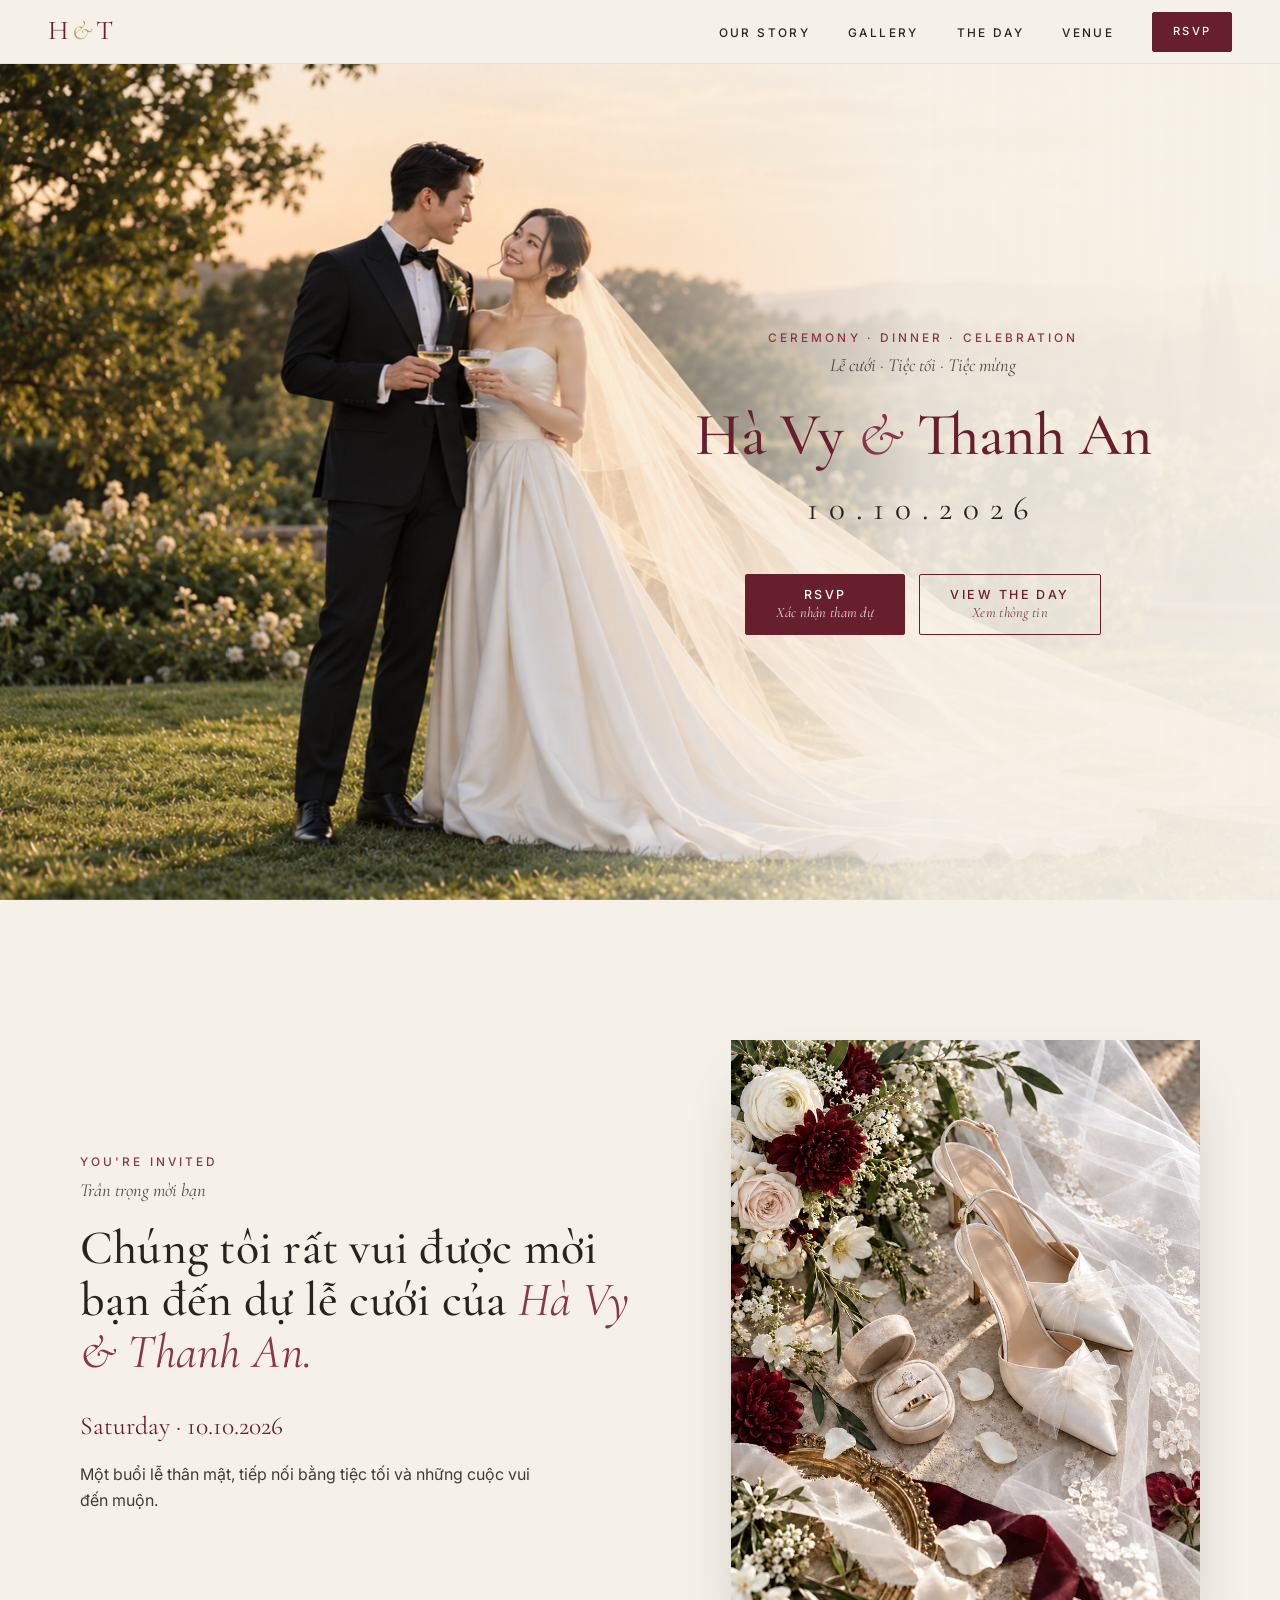
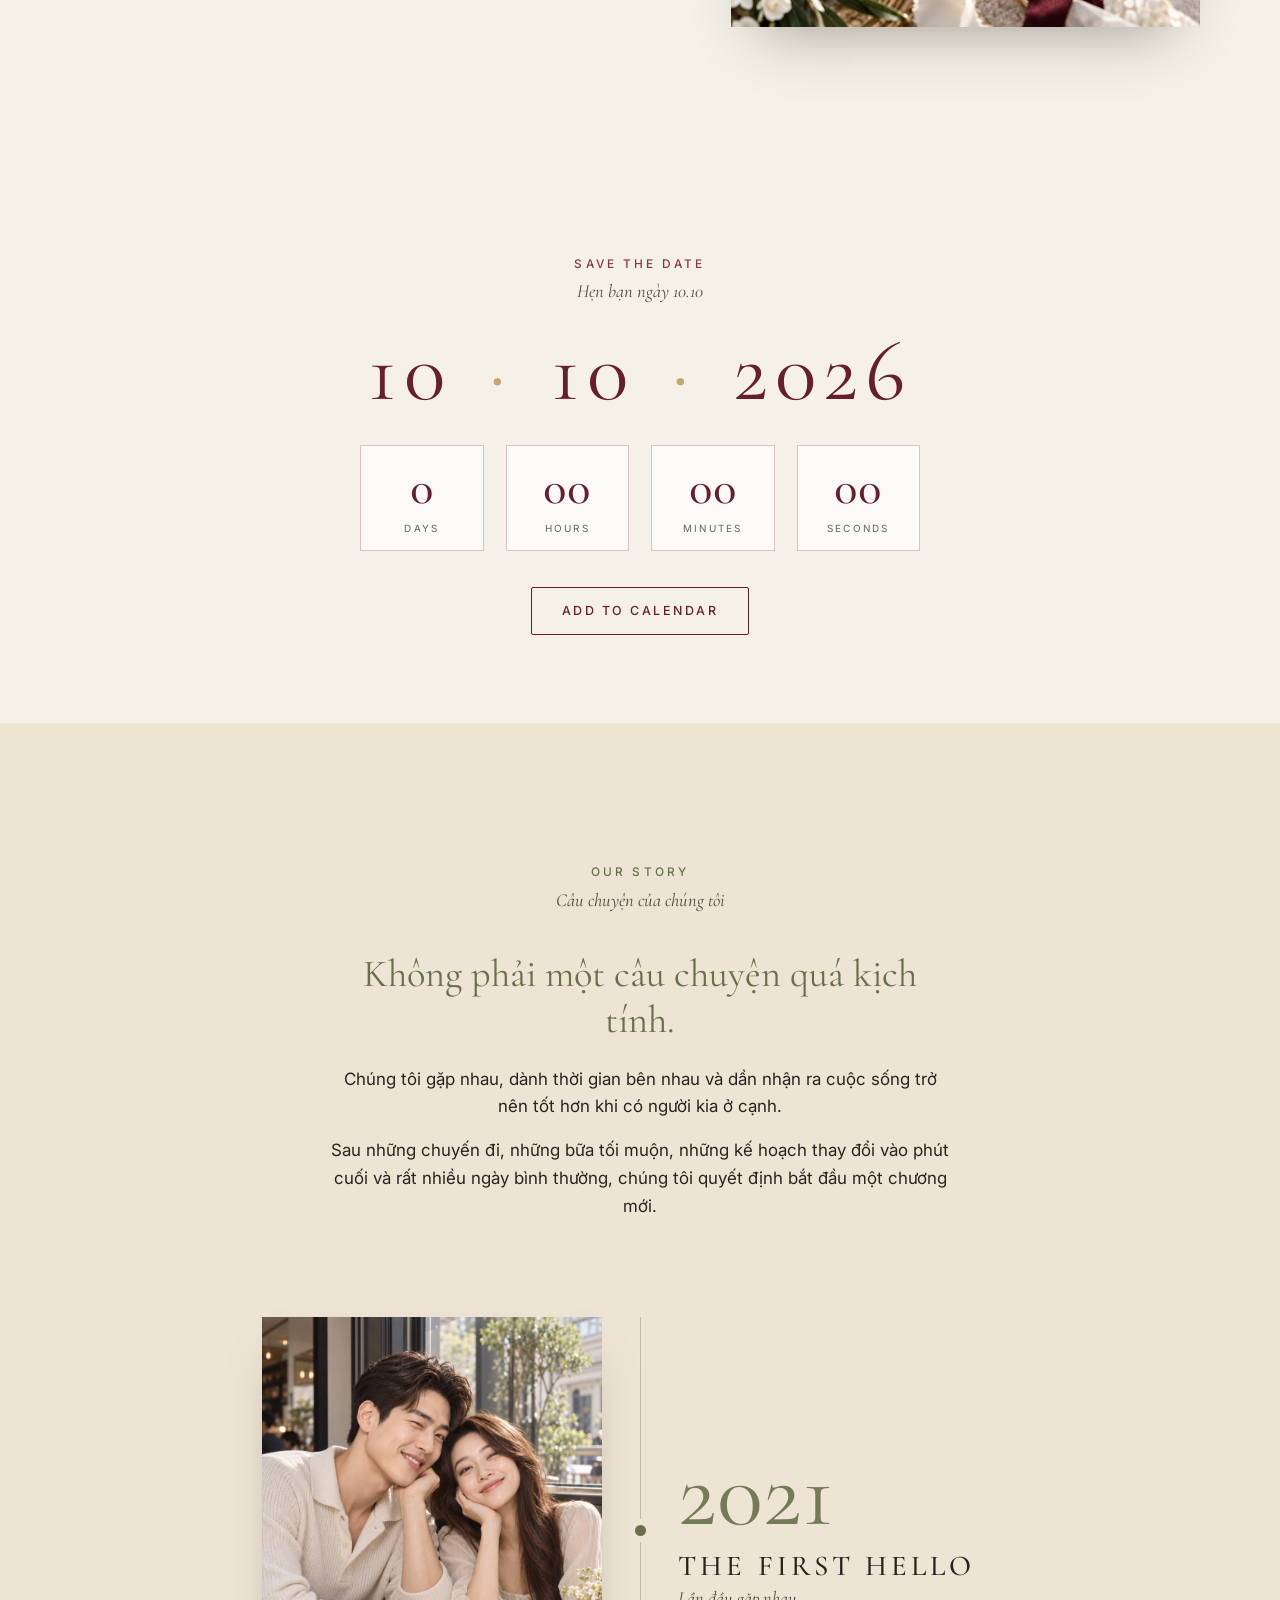
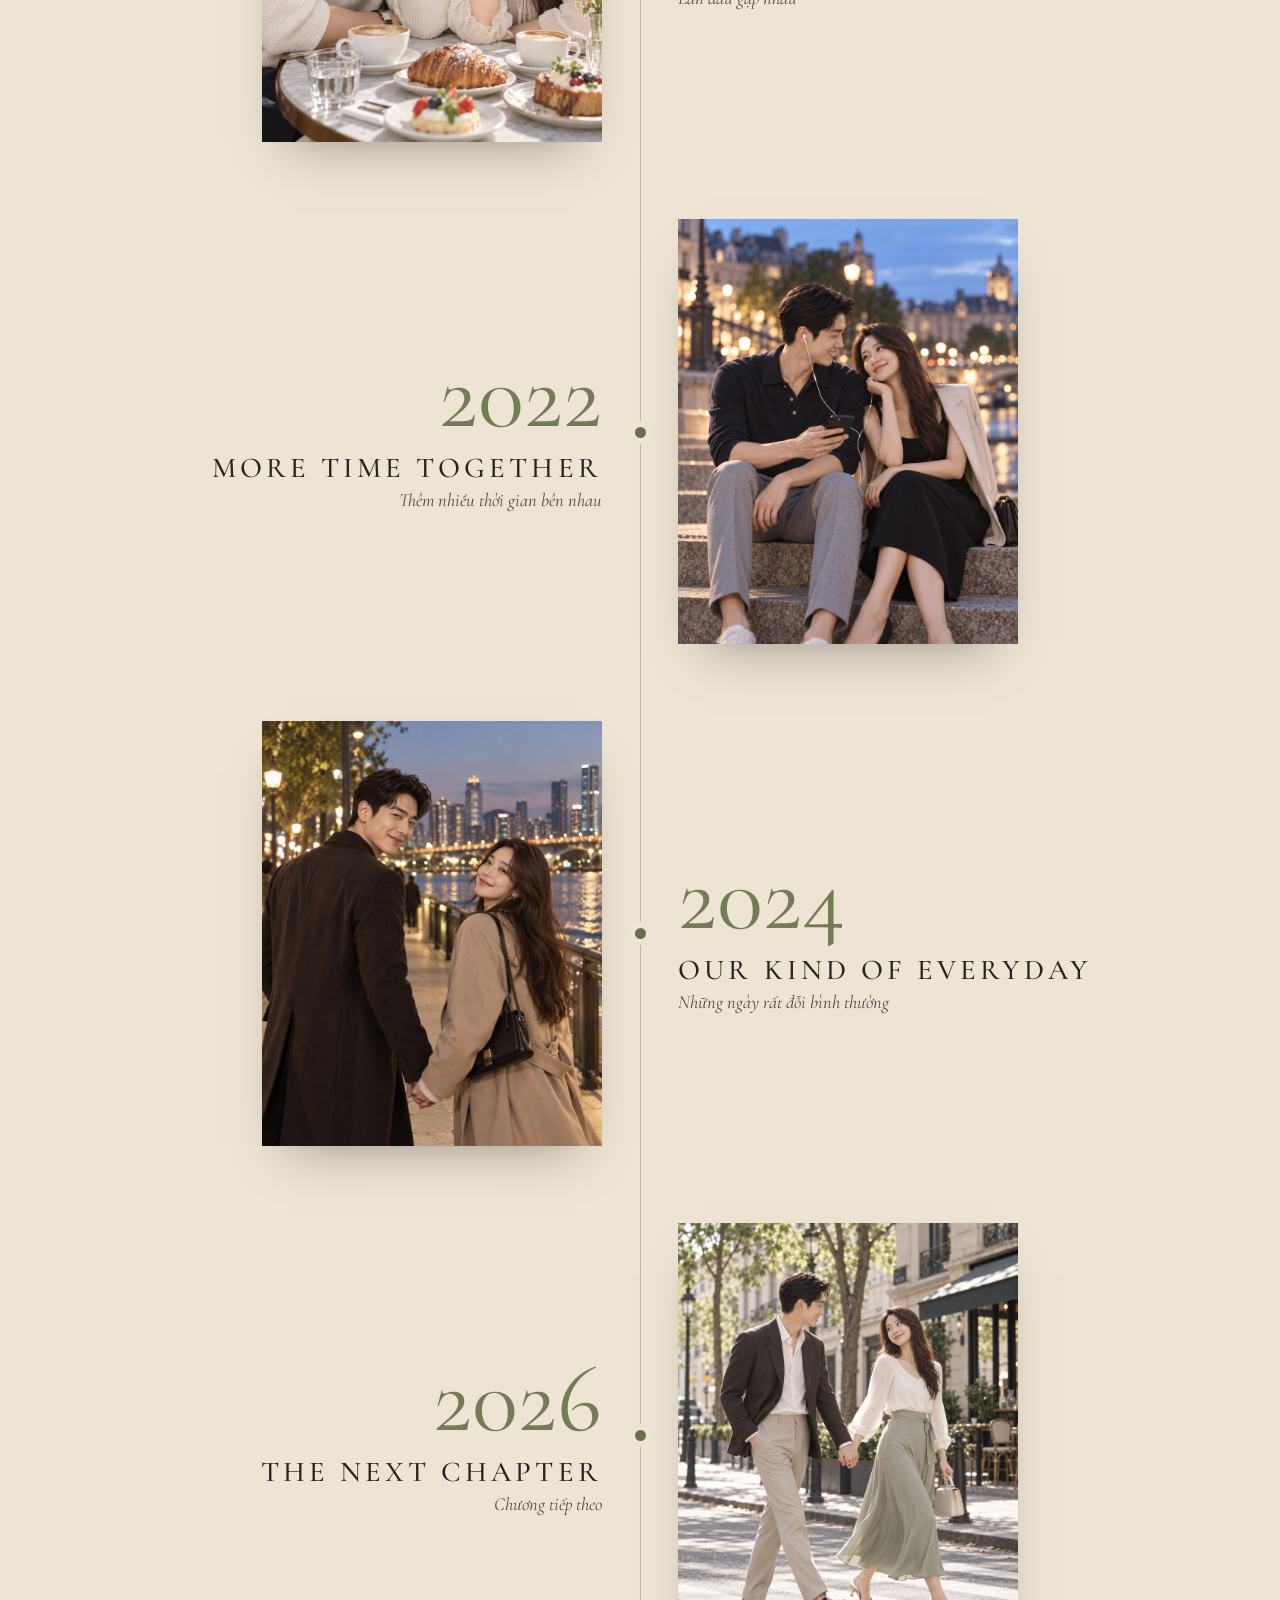
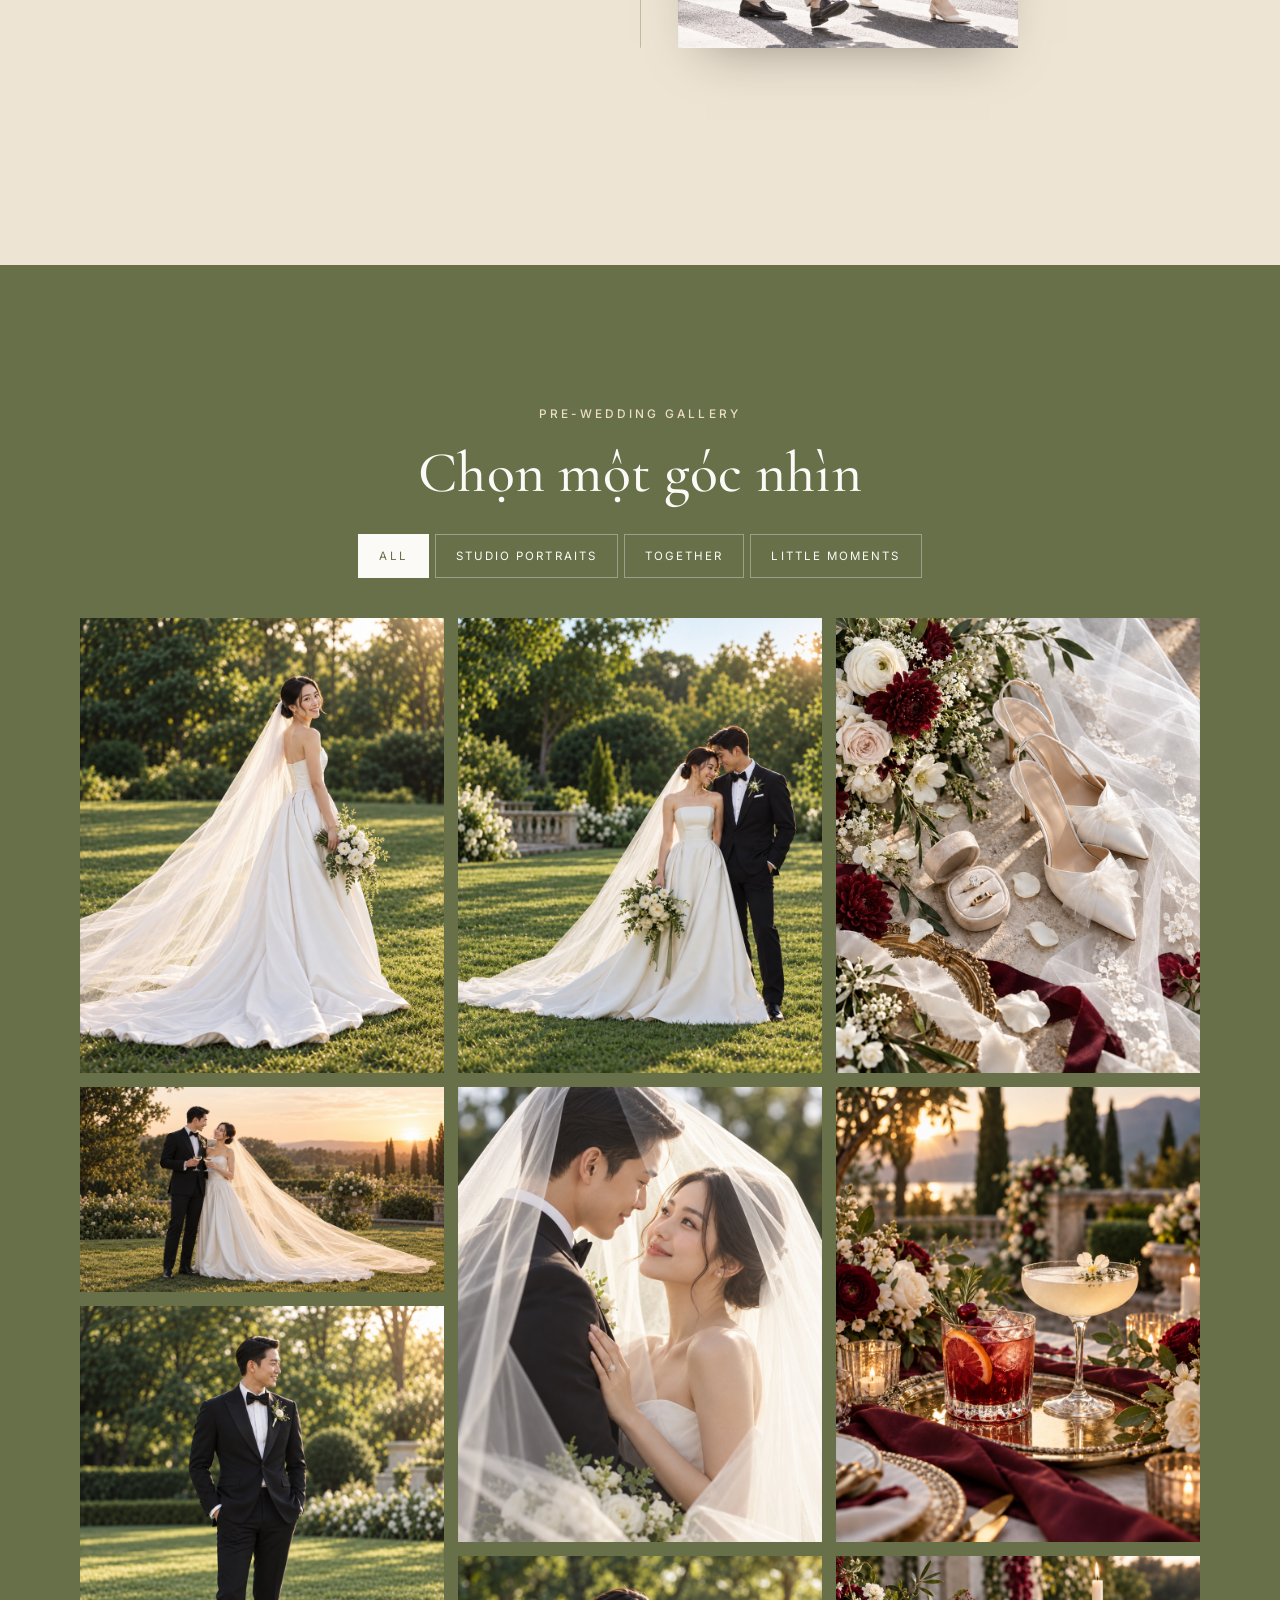
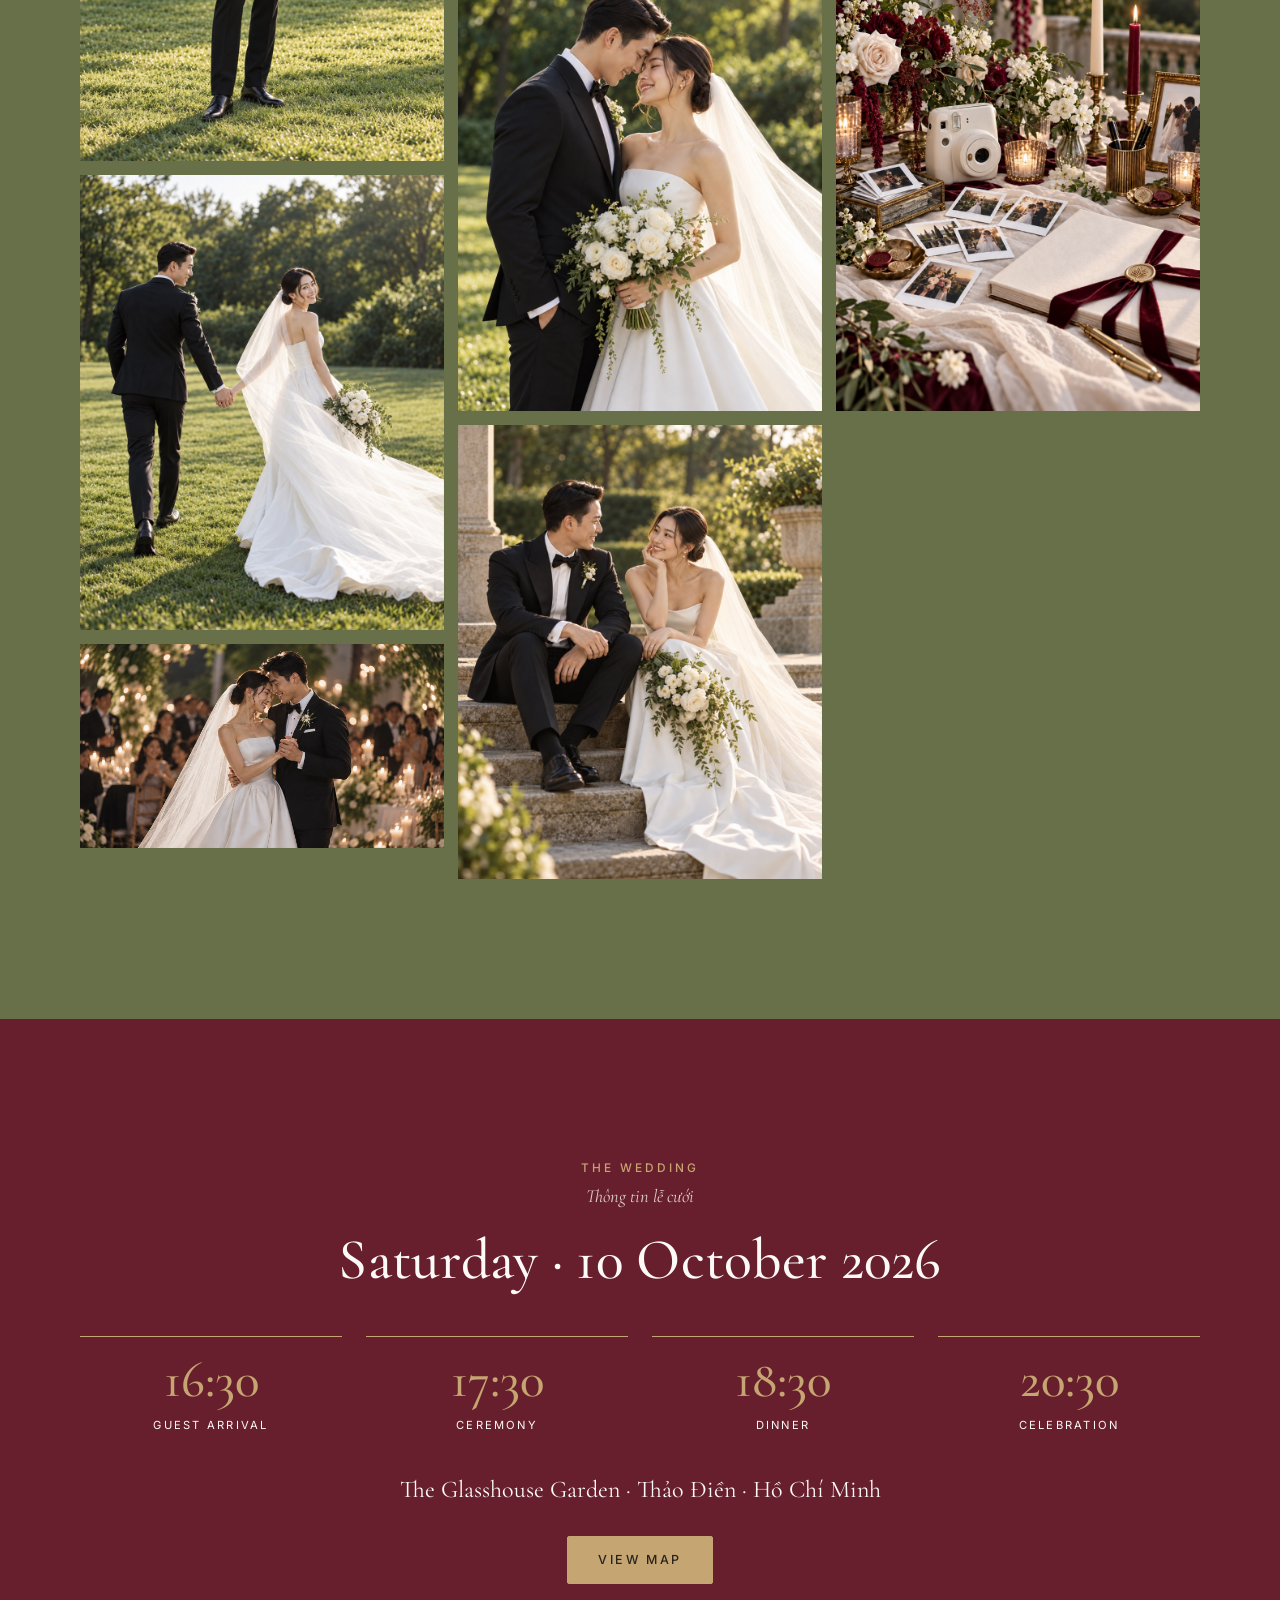
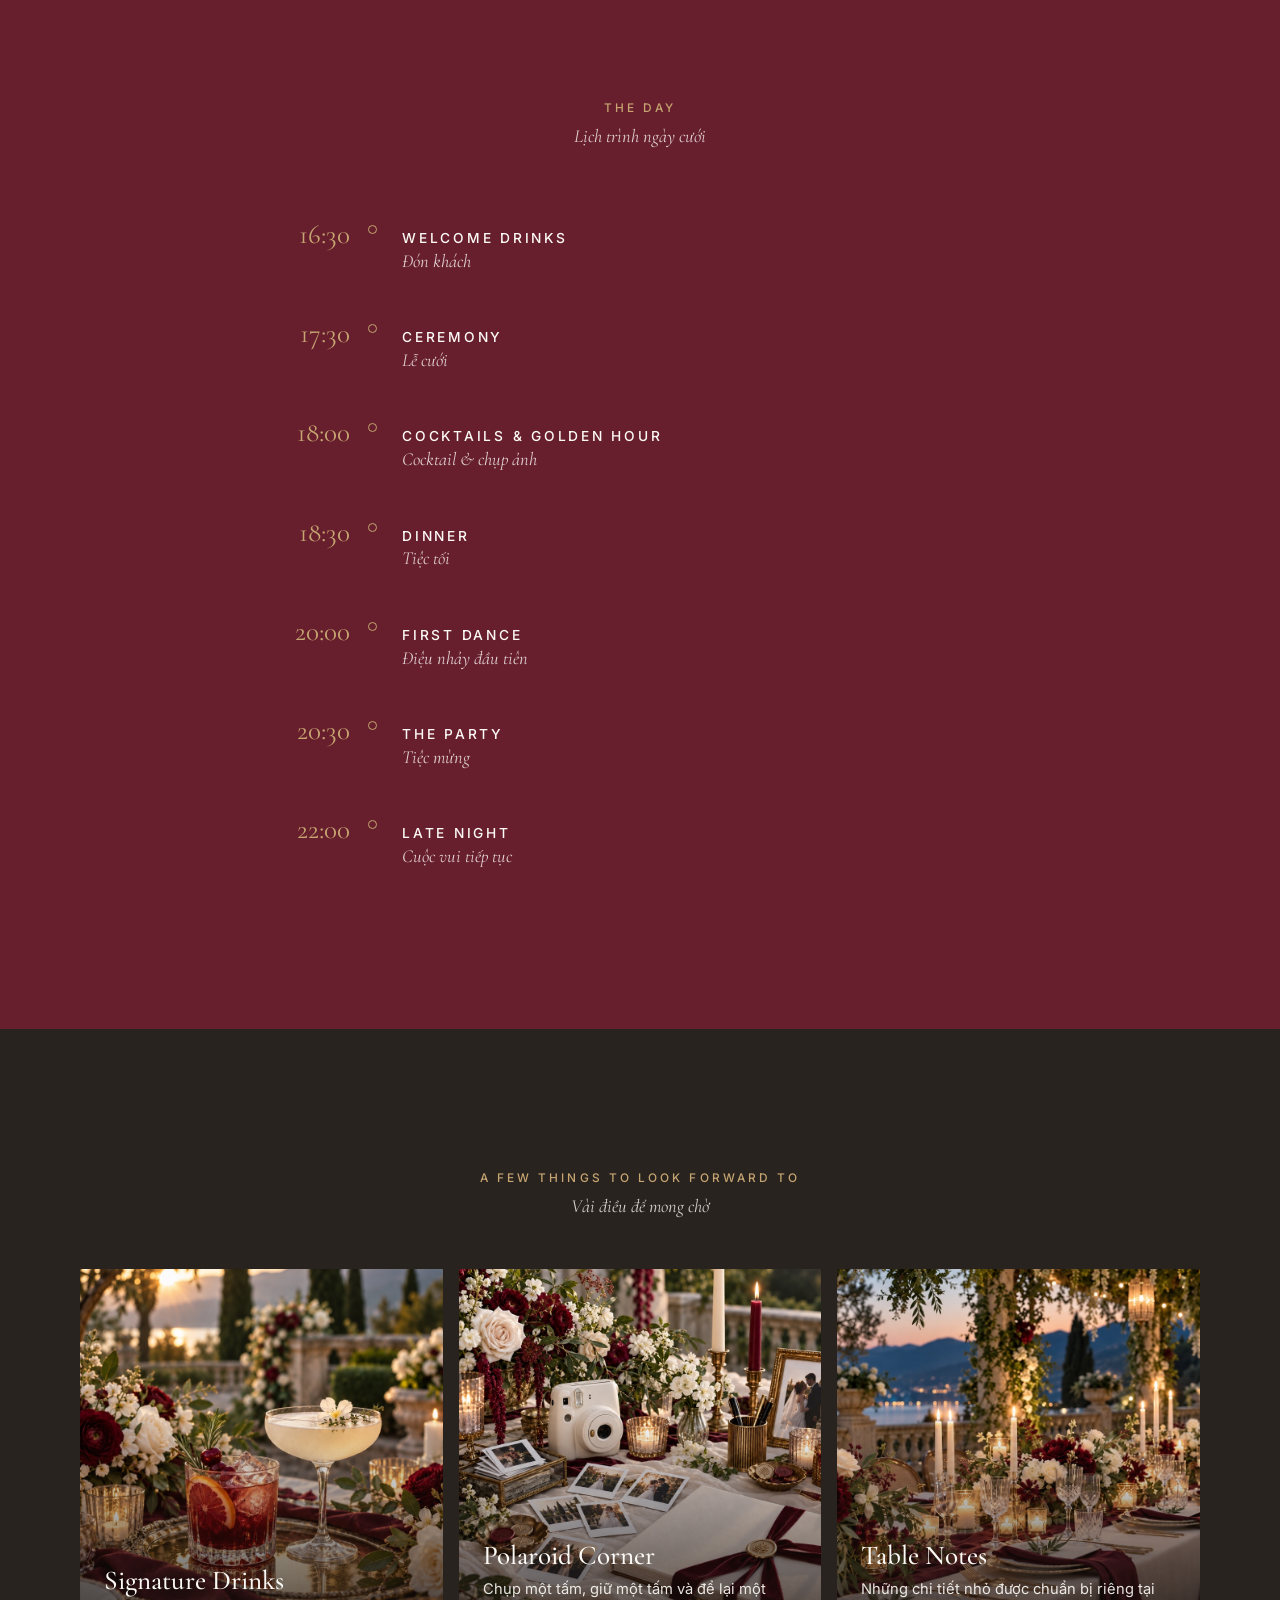
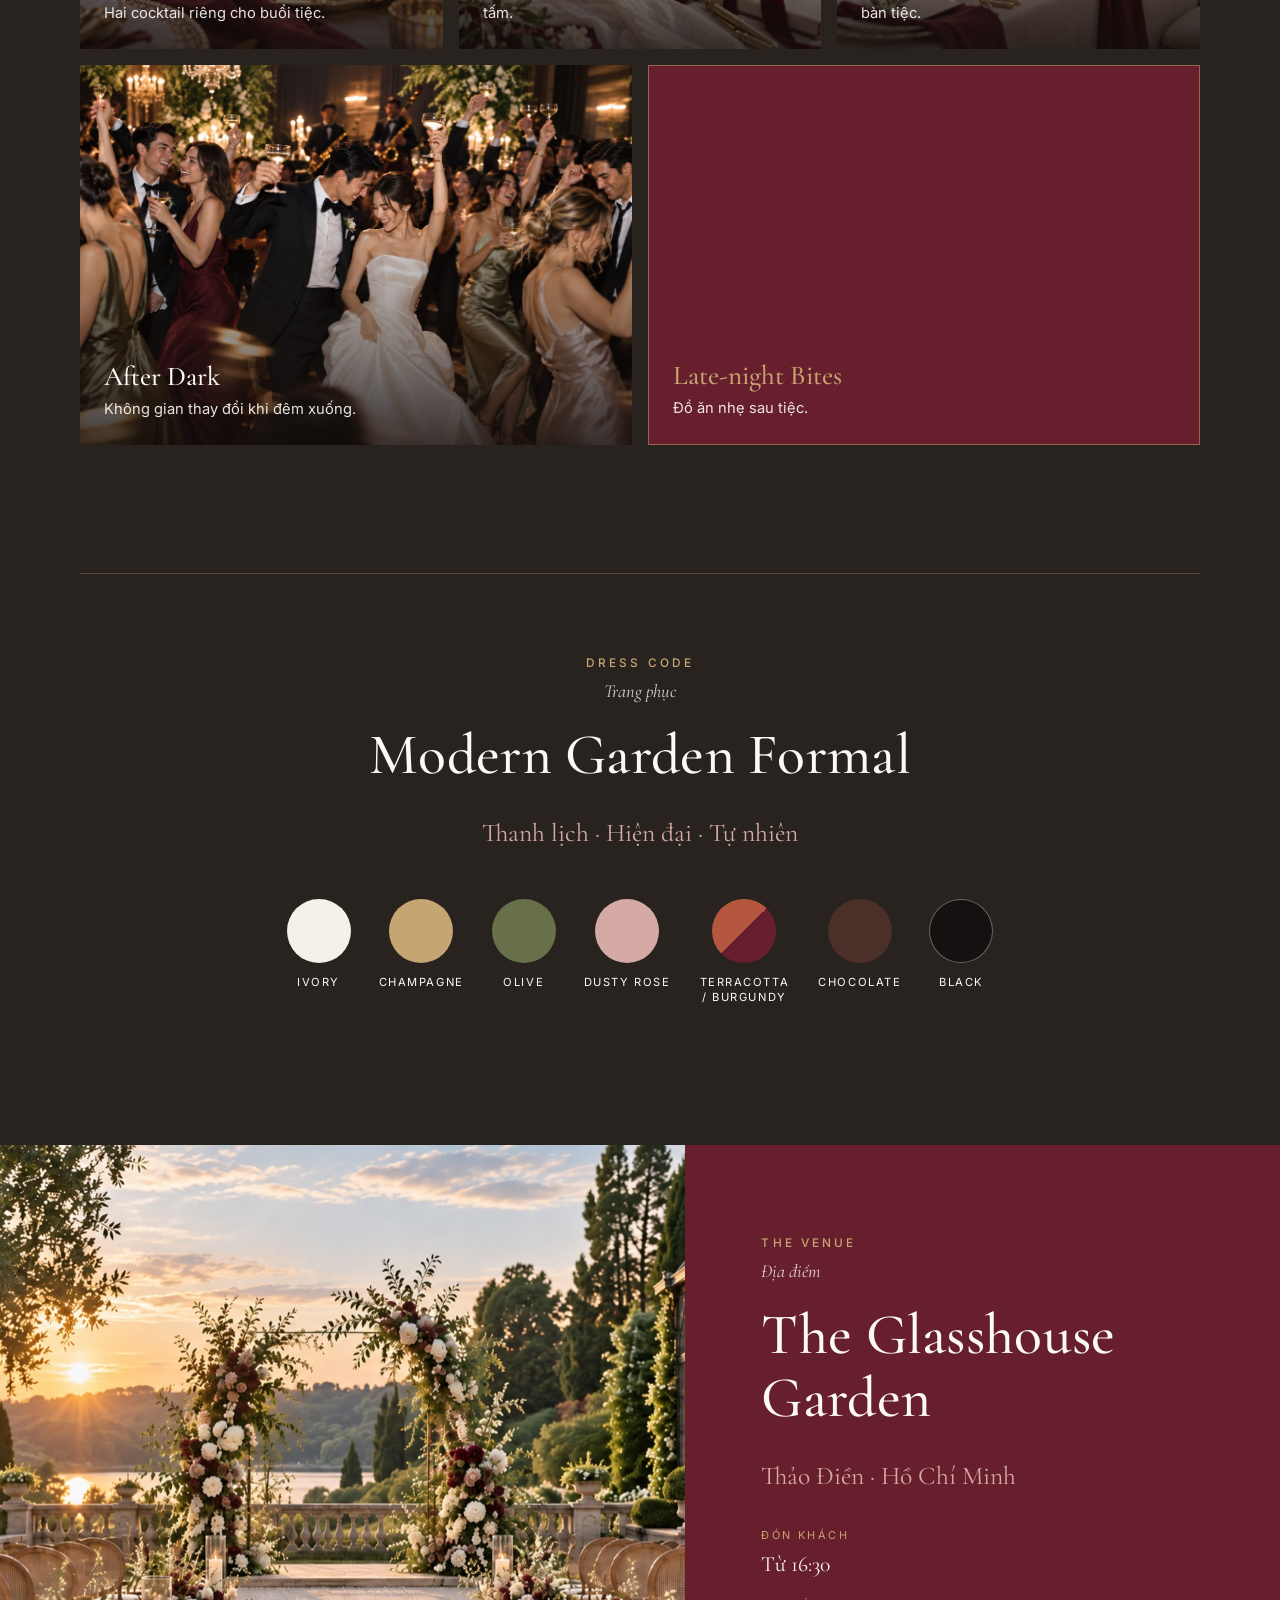
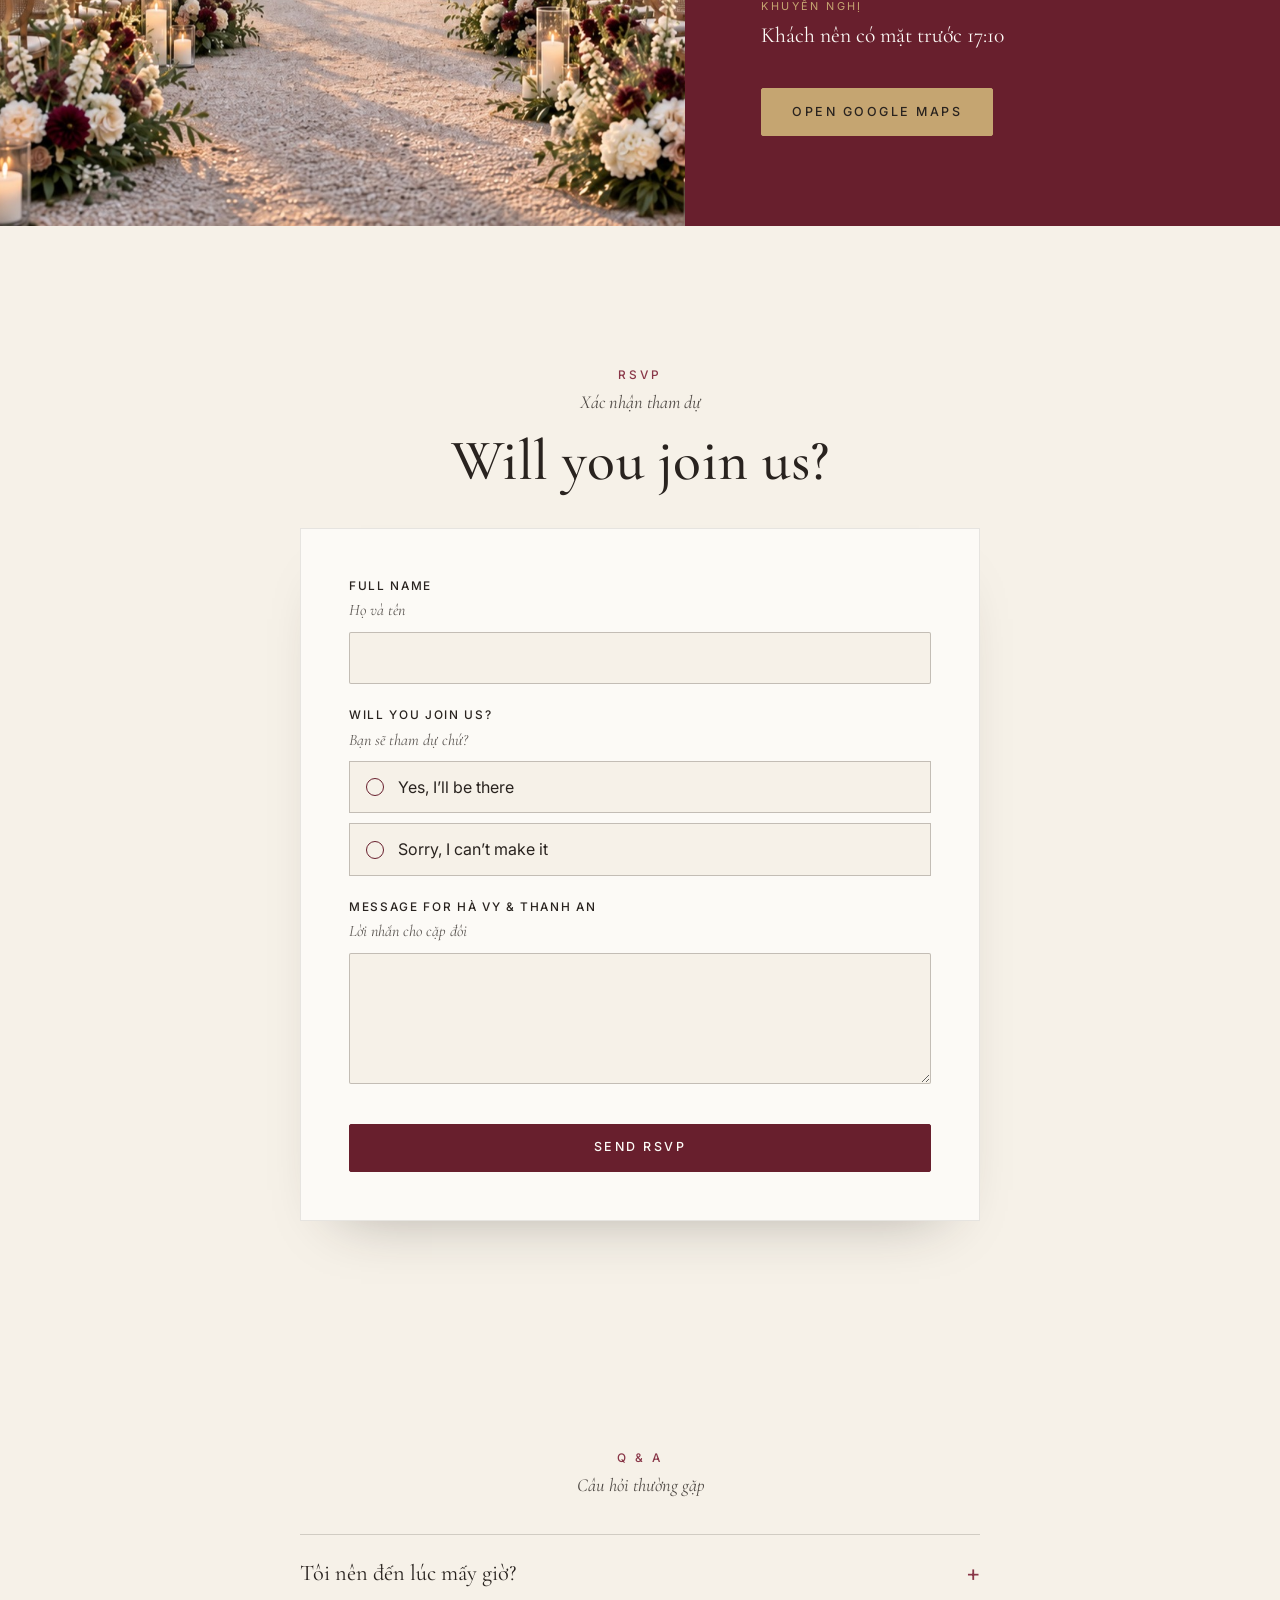
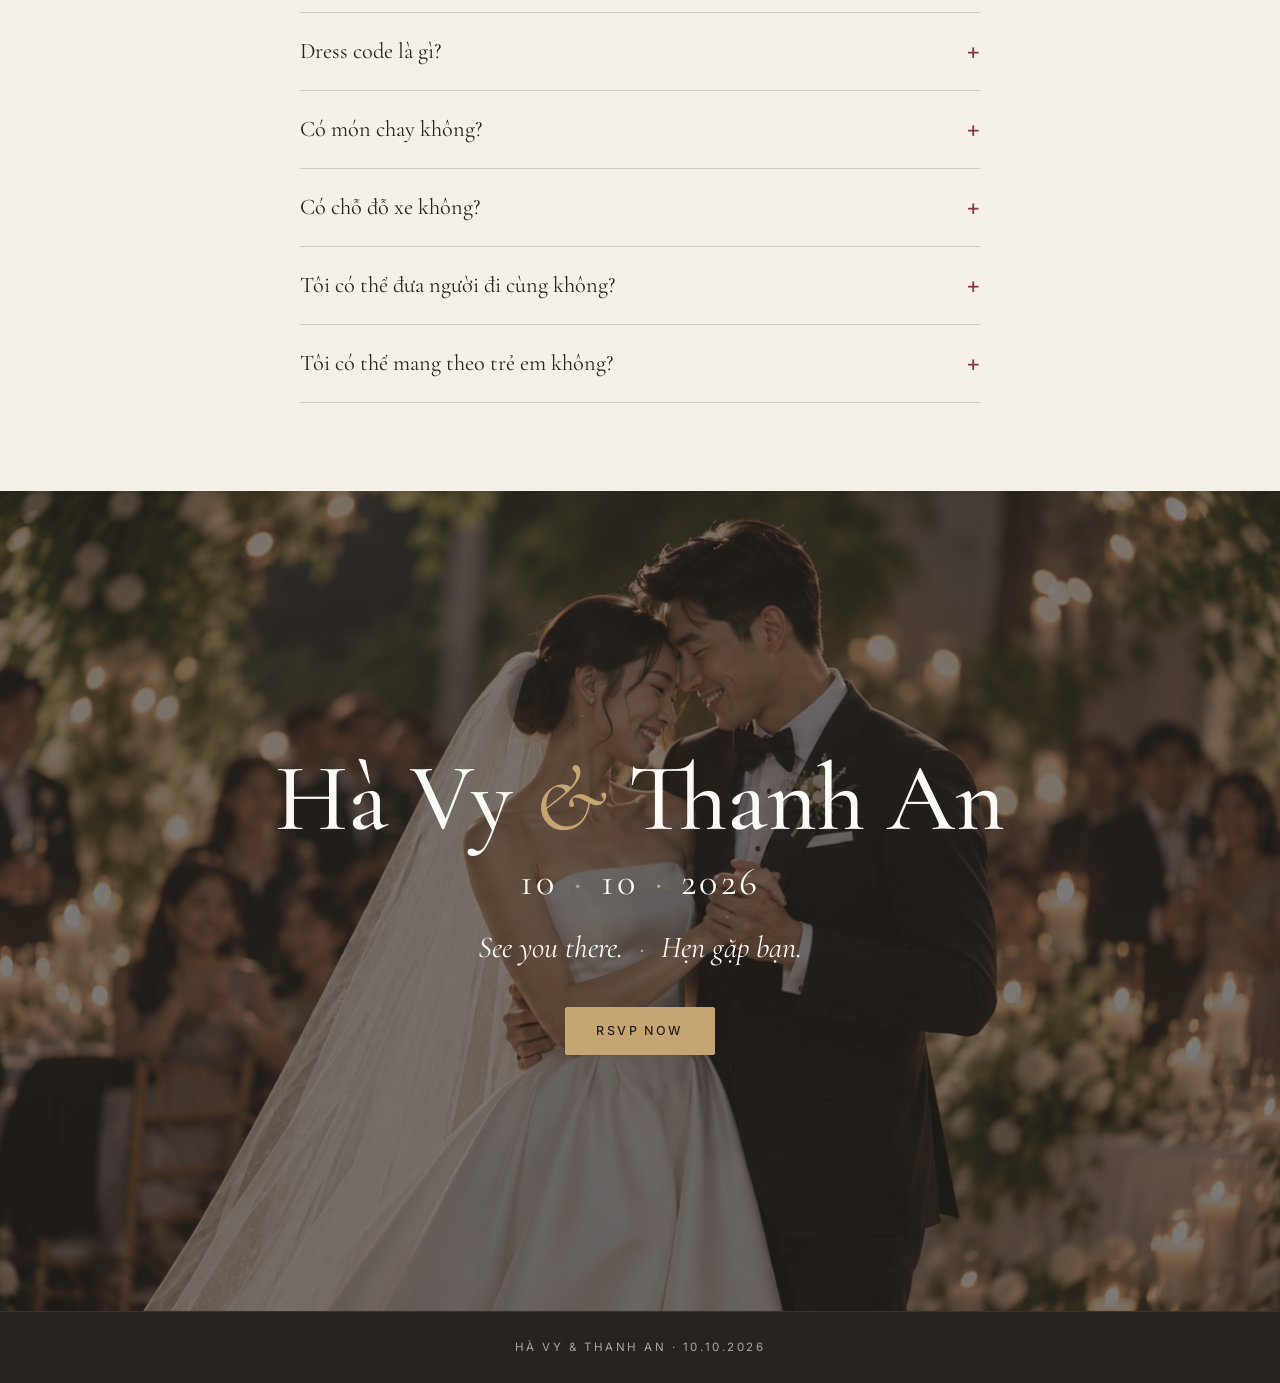
<file: index.html>
<!DOCTYPE html>
<html lang="vi">
<head>
  <meta charset="utf-8">
  <meta name="viewport" content="width=device-width, initial-scale=1">
  <title>Hà Vy &amp; Thanh An — 10.10.2026</title>
  <meta name="description" content="Wedding celebration of Hà Vy &amp; Thanh An — 10 October 2026.">
  <meta name="robots" content="noindex, nofollow">
  <meta name="theme-color" content="#F6F1E8">
  <meta property="og:type" content="website">
  <meta property="og:title" content="Hà Vy &amp; Thanh An — 10.10.2026">
  <meta property="og:description" content="Wedding celebration of Hà Vy &amp; Thanh An — 10 October 2026.">
  <!-- Khi đưa lên hosting: đổi thành URL tuyệt đối, vd https://ten-mien.com/images/hero-main.jpg -->
  <meta property="og:image" content="images/hero-main.jpg">
  <meta name="twitter:card" content="summary_large_image">
  <link rel="preconnect" href="https://fonts.googleapis.com">
  <link rel="preconnect" href="https://fonts.gstatic.com" crossorigin>
  <link href="https://fonts.googleapis.com/css2?family=Cormorant+Garamond:ital,wght@0,400;0,500;0,600;1,400;1,500&family=Inter:wght@400;500;600&display=swap" rel="stylesheet">
  <link rel="stylesheet" href="css/style.css">
  <script>document.documentElement.classList.add("js");</script>
</head>
<body>

<a class="skip" href="#invited">Bỏ qua điều hướng</a>

<!-- ============ NAV ============ -->
<nav class="nav" id="nav" aria-label="Điều hướng chính">
  <a class="nav__brand" href="#top" aria-label="Về đầu trang">H<span>&amp;</span>T</a>
  <button class="nav__toggle" id="navToggle" aria-expanded="false" aria-controls="navLinks" aria-label="Mở menu"><i></i><i></i></button>
  <ul class="nav__links" id="navLinks">
    <li><a href="#story">Our Story</a></li>
    <li><a href="#gallery">Gallery</a></li>
    <li><a href="#day">The Day</a></li>
    <li><a href="#venue">Venue</a></li>
    <li><a class="btn btn--sm" href="#rsvp">RSVP</a></li>
  </ul>
</nav>

<main id="top">

<!-- ============ HERO ============ -->
<header class="hero">
  <div class="hero__img">
    <img src="images/hero-main.jpg" width="1672" height="941" alt="Hà Vy và Thanh An nâng ly trong khu vườn lúc hoàng hôn" fetchpriority="high">
  </div>
  <div class="hero__text">
    <p class="eyebrow">Ceremony · Dinner · Celebration</p>
    <p class="vi">Lễ cưới · Tiệc tối · Tiệc mừng</p>
    <h1>Hà Vy <em>&amp;</em> Thanh An</h1>
    <p class="hero__date">10.10.2026</p>
    <div class="hero__cta">
      <a class="btn" href="#rsvp">RSVP <span class="btn__vi">Xác nhận tham dự</span></a>
      <a class="btn btn--ghost" href="#day">View the Day <span class="btn__vi">Xem thông tin</span></a>
    </div>
  </div>
</header>

<!-- ============ INVITED ============ -->
<section class="sec sec--ivory" id="invited">
  <div class="wrap split split--invite">
    <div class="reveal">
      <p class="eyebrow">You're Invited</p>
      <p class="vi">Trân trọng mời bạn</p>
      <h2 class="title">Chúng tôi rất vui được mời bạn đến dự lễ cưới của <em>Hà Vy &amp; Thanh An.</em></h2>
      <p class="lead">Saturday · 10.10.2026</p>
      <p class="body">Một buổi lễ thân mật, tiếp nối bằng tiệc tối và những cuộc vui đến muộn.</p>
    </div>
    <figure class="frame reveal" style="--d:.15s">
      <img src="images/moment.jpg" width="1122" height="1402" alt="Nhẫn cưới, giày cô dâu, hoa burgundy và voan trắng" loading="lazy">
    </figure>
  </div>
</section>

<!-- ============ SAVE THE DATE ============ -->
<section class="sec sec--ivory sec--tight" id="save">
  <div class="wrap center reveal">
    <p class="eyebrow">Save the Date</p>
    <p class="vi">Hẹn bạn ngày 10.10</p>
    <p class="bigdate" aria-label="10 tháng 10 năm 2026">10 <i>·</i> 10 <i>·</i> 2026</p>
    <div class="countdown" id="countdown" role="timer" aria-live="off">
      <div><b id="cdD">--</b><span>Days</span></div>
      <div><b id="cdH">--</b><span>Hours</span></div>
      <div><b id="cdM">--</b><span>Minutes</span></div>
      <div><b id="cdS">--</b><span>Seconds</span></div>
    </div>
    <div class="cal" id="cal">
      <button class="btn btn--ghost" id="calBtn" aria-expanded="false" aria-controls="calMenu">Add to Calendar</button>
      <div class="cal__menu" id="calMenu" hidden>
        <button type="button" id="calIcs">Apple / Outlook (.ics)</button>
        <a id="calGoogle" target="_blank" rel="noopener">Google Calendar</a>
      </div>
    </div>
  </div>
</section>

<!-- ============ OUR STORY ============ -->
<section class="sec sec--cream" id="story">
  <div class="wrap">
    <div class="center reveal">
      <p class="eyebrow eyebrow--olive">Our Story</p>
      <p class="vi">Câu chuyện của chúng tôi</p>
    </div>
    <div class="story reveal">
      <p class="story__lead">Không phải một câu chuyện quá kịch tính.</p>
      <p>Chúng tôi gặp nhau, dành thời gian bên nhau và dần nhận ra cuộc sống trở nên tốt hơn khi có người kia ở cạnh.</p>
      <p>Sau những chuyến đi, những bữa tối muộn, những kế hoạch thay đổi vào phút cuối và rất nhiều ngày bình thường, chúng tôi quyết định bắt đầu một chương mới.</p>
    </div>

    <ol class="timeline">
      <li class="tl reveal">
        <figure class="tl__img"><img src="images/story-2021.jpg" width="1122" height="1402" alt="Hà Vy và Thanh An, 2021" loading="lazy"></figure>
        <div class="tl__txt"><span class="tl__year">2021</span><h3>The First Hello</h3><p class="vi">Lần đầu gặp nhau</p></div>
      </li>
      <li class="tl reveal">
        <figure class="tl__img"><img src="images/story-2022.jpg" width="1122" height="1402" alt="Hà Vy và Thanh An, 2022" loading="lazy"></figure>
        <div class="tl__txt"><span class="tl__year">2022</span><h3>More Time Together</h3><p class="vi">Thêm nhiều thời gian bên nhau</p></div>
      </li>
      <li class="tl reveal">
        <figure class="tl__img"><img src="images/story-2024.jpg" width="1122" height="1402" alt="Hà Vy và Thanh An, 2024" loading="lazy"></figure>
        <div class="tl__txt"><span class="tl__year">2024</span><h3>Our Kind of Everyday</h3><p class="vi">Những ngày rất đỗi bình thường</p></div>
      </li>
      <li class="tl reveal">
        <figure class="tl__img"><img src="images/story-2026.jpg" width="1122" height="1402" alt="Hà Vy và Thanh An, 2026" loading="lazy"></figure>
        <div class="tl__txt"><span class="tl__year">2026</span><h3>The Next Chapter</h3><p class="vi">Chương tiếp theo</p></div>
      </li>
    </ol>
  </div>
</section>

<!-- ============ GALLERY ============ -->
<section class="sec sec--olive" id="gallery">
  <div class="wrap">
    <div class="center reveal">
      <p class="eyebrow">Pre-wedding Gallery</p>
      <h2 class="title title--center">Chọn một góc nhìn</h2>
      <div class="tabs" role="tablist" aria-label="Nhóm ảnh">
        <button class="tab is-on" data-filter="all" role="tab" aria-selected="true">All</button>
        <button class="tab" data-filter="studio" role="tab" aria-selected="false">Studio Portraits</button>
        <button class="tab" data-filter="together" role="tab" aria-selected="false">Together</button>
        <button class="tab" data-filter="moments" role="tab" aria-selected="false">Little Moments</button>
      </div>
    </div>
    <div class="gallery" id="gallery-grid">
      <button class="g" data-group="studio"><img src="images/bride-studio-01.jpg" width="1122" height="1402" alt="Chân dung cô dâu Hà Vy trong studio" loading="lazy"></button>
      <button class="g" data-group="together"><img src="images/hero-main.jpg" width="1672" height="941" alt="Hà Vy và Thanh An nâng ly lúc hoàng hôn" loading="lazy"></button>
      <button class="g" data-group="studio"><img src="images/groom-studio-01.jpg" width="1122" height="1402" alt="Chân dung chú rể Thanh An trong studio" loading="lazy"></button>
      <button class="g" data-group="together"><img src="images/prewedding-walk.jpg" width="1122" height="1402" alt="Hai người sánh bước" loading="lazy"></button>
      <button class="g" data-group="moments"><img src="images/first-dance.jpg" width="1672" height="941" alt="Điệu nhảy đầu tiên" loading="lazy"></button>
      <button class="g" data-group="studio"><img src="images/couple-studio-full.jpg" width="1122" height="1402" alt="Ảnh cặp đôi toàn thân trong studio" loading="lazy"></button>
      <button class="g" data-group="together"><img src="images/prewedding-veil.jpg" width="1122" height="1402" alt="Cô dâu và tấm voan" loading="lazy"></button>
      <button class="g" data-group="studio"><img src="images/couple-studio-close.jpg" width="1122" height="1402" alt="Ảnh cặp đôi cận cảnh" loading="lazy"></button>
      <button class="g" data-group="together"><img src="images/couple-studio-seated.jpg" width="1122" height="1402" alt="Cặp đôi ngồi cạnh nhau" loading="lazy"></button>
      <button class="g" data-group="moments"><img src="images/moment.jpg" width="1122" height="1402" alt="Nhẫn cưới và hoa burgundy" loading="lazy"></button>
      <button class="g" data-group="moments"><img src="images/signature-drinks.jpg" width="1122" height="1402" alt="Hai ly cocktail đặc trưng" loading="lazy"></button>
      <button class="g" data-group="moments"><img src="images/polaroid-corner.jpg" width="1122" height="1402" alt="Góc chụp polaroid" loading="lazy"></button>
    </div>
  </div>
</section>

<!-- ============ THE WEDDING + THE DAY ============ -->
<section class="sec sec--burgundy" id="day">
  <div class="wrap">
    <div class="center reveal">
      <p class="eyebrow eyebrow--gold">The Wedding</p>
      <p class="vi">Thông tin lễ cưới</p>
      <h2 class="title title--center">Saturday · 10 October 2026</h2>
    </div>
    <div class="keytimes reveal" id="keytimes"></div>
    <p class="center place reveal"><span id="placeName"></span><span class="sep"> · </span><span id="placeArea"></span></p>
    <p class="center reveal"><a class="btn btn--gold" id="mapBtn1" target="_blank" rel="noopener">View Map</a></p>

    <div class="center reveal dayhead">
      <p class="eyebrow eyebrow--gold">The Day</p>
      <p class="vi">Lịch trình ngày cưới</p>
    </div>
    <ol class="schedule" id="schedule"></ol>
  </div>
</section>

<!-- ============ HIGHLIGHTS · DRESS CODE · VENUE ============ -->
<section class="sec sec--espresso" id="highlights">
  <div class="wrap">
    <div class="center reveal">
      <p class="eyebrow eyebrow--gold">A Few Things To Look Forward To</p>
      <p class="vi">Vài điều để mong chờ</p>
    </div>
    <div class="hl-grid">
      <article class="hl reveal"><img src="images/signature-drinks.jpg" width="1122" height="1402" alt="Signature drinks" loading="lazy"><div><h3>Signature Drinks</h3><p>Hai cocktail riêng cho buổi tiệc.</p></div></article>
      <article class="hl reveal" style="--d:.08s"><img src="images/polaroid-corner.jpg" width="1122" height="1402" alt="Polaroid corner" loading="lazy"><div><h3>Polaroid Corner</h3><p>Chụp một tấm, giữ một tấm và để lại một tấm.</p></div></article>
      <article class="hl reveal" style="--d:.16s"><img src="images/reception-table.jpg" width="1672" height="941" alt="Bàn tiệc trong vườn" loading="lazy"><div><h3>Table Notes</h3><p>Những chi tiết nhỏ được chuẩn bị riêng tại bàn tiệc.</p></div></article>
      <article class="hl reveal"><img src="images/after-party.jpg" width="1672" height="941" alt="Không gian tiệc khi đêm xuống" loading="lazy"><div><h3>After Dark</h3><p>Không gian thay đổi khi đêm xuống.</p></div></article>
      <article class="hl hl--text reveal" style="--d:.08s"><div><h3>Late-night Bites</h3><p>Đồ ăn nhẹ sau tiệc.</p></div></article>
    </div>

    <div class="dress reveal" id="dress">
      <div class="center">
        <p class="eyebrow eyebrow--gold">Dress Code</p>
        <p class="vi">Trang phục</p>
        <h2 class="title title--center">Modern Garden Formal</h2>
        <p class="lead lead--light">Thanh lịch · Hiện đại · Tự nhiên</p>
      </div>
      <ul class="swatches" aria-label="Màu gợi ý">
        <li><i style="background:#F6F1E8"></i>Ivory</li>
        <li><i style="background:#C5A571"></i>Champagne</li>
        <li><i style="background:#68704A"></i>Olive</li>
        <li><i style="background:#D5AAA4"></i>Dusty Rose</li>
        <li><i style="background:linear-gradient(135deg,#B5573F 50%,#681F2D 50%)"></i>Terracotta / Burgundy</li>
        <li><i style="background:#4A3028"></i>Chocolate</li>
        <li><i style="background:#141110;box-shadow:inset 0 0 0 1px rgba(255,255,255,.35)"></i>Black</li>
      </ul>
    </div>
  </div>
</section>

<section class="sec sec--venue" id="venue">
  <div class="venue">
    <figure class="venue__img reveal"><img src="images/venue-ceremony.jpg" width="1672" height="941" alt="Khu vườn tổ chức lễ cưới" loading="lazy"></figure>
    <div class="venue__txt reveal">
      <p class="eyebrow eyebrow--gold">The Venue</p>
      <p class="vi">Địa điểm</p>
      <h2 class="title" id="venueName">The Glasshouse Garden</h2>
      <p class="lead lead--light" id="venueArea">Thảo Điền · Hồ Chí Minh</p>
      <p class="venue__addr" id="venueAddr" hidden></p>
      <dl class="venue__facts">
        <div><dt>Đón khách</dt><dd>Từ <span id="vArrival">16:30</span></dd></div>
        <div><dt>Khuyến nghị</dt><dd>Khách nên có mặt trước <span id="vBefore">17:10</span></dd></div>
      </dl>
      <a class="btn btn--gold" id="mapBtn2" target="_blank" rel="noopener">Open Google Maps</a>
    </div>
  </div>
</section>

<!-- ============ RSVP ============ -->
<section class="sec sec--ivory" id="rsvp">
  <div class="wrap wrap--narrow">
    <div class="center reveal">
      <p class="eyebrow">RSVP</p>
      <p class="vi">Xác nhận tham dự</p>
      <h2 class="title title--center">Will you join us?</h2>
      <p class="body" id="rsvpDeadline" hidden></p>
    </div>

    <div class="card reveal">
      <form id="rsvpForm" novalidate autocomplete="on">
        <div class="field">
          <label for="fullName">Full Name <small>Họ và tên</small></label>
          <input id="fullName" name="fullName" type="text" autocomplete="name" required maxlength="80">
          <p class="err" data-err="fullName"></p>
        </div>

        <fieldset class="field">
          <legend>Will you join us? <small>Bạn sẽ tham dự chứ?</small></legend>
          <div class="choices">
            <label class="choice"><input type="radio" name="attending" value="yes"><span>Yes, I’ll be there</span></label>
            <label class="choice"><input type="radio" name="attending" value="no"><span>Sorry, I can’t make it</span></label>
          </div>
          <p class="err" data-err="attending"></p>
        </fieldset>

        <div id="yesOnly" hidden>
          <div class="field">
            <label for="guestCount">Number of Guests <small>Số khách tham dự (gồm cả bạn)</small></label>
            <select id="guestCount" name="guestCount"></select>
          </div>
          <div class="field">
            <label for="meal">Meal Preference <small>Lựa chọn món ăn</small></label>
            <select id="meal" name="meal">
              <option>Standard</option>
              <option>Vegetarian</option>
              <option>Other</option>
            </select>
            <input id="mealOther" name="mealOther" type="text" placeholder="Bạn muốn ăn gì?" maxlength="120" hidden aria-label="Lựa chọn món ăn khác">
          </div>
          <div class="field">
            <label for="allergy">Food Allergy <small>Dị ứng thực phẩm (nếu có)</small></label>
            <input id="allergy" name="allergy" type="text" maxlength="160">
          </div>
          <div class="field">
            <label for="song">Song Request <small>Bài hát bạn muốn nghe trong tiệc</small></label>
            <input id="song" name="song" type="text" maxlength="120" placeholder="Tên bài hát — nghệ sĩ">
          </div>
        </div>

        <div class="field">
          <label for="message">Message for Hà Vy &amp; Thanh An <small>Lời nhắn cho cặp đôi</small></label>
          <textarea id="message" name="message" rows="4" maxlength="600"></textarea>
        </div>

        <button class="btn btn--block" type="submit">Send RSVP</button>
        <p class="note" id="storeNote" hidden>Trình duyệt đang chặn lưu dữ liệu — phản hồi chỉ được giữ đến khi bạn đóng trang.</p>
      </form>

      <div class="thanks" id="thanks" hidden role="status" tabindex="-1">
        <p class="thanks__big" id="thanksMsg">Thank you. We’ll see you on 10.10.</p>
        <p class="body" id="thanksSub"></p>
        <button class="btn btn--ghost" id="again" type="button">Gửi phản hồi khác</button>
      </div>
    </div>
  </div>
</section>

<section class="sec sec--soft" id="gifts" hidden>
  <div class="wrap wrap--narrow center">
    <p class="eyebrow">Gifts</p>
    <p class="vi">Quà mừng</p>
    <div class="card gift" id="giftCard"></div>
  </div>
</section>

<section class="sec sec--ivory sec--tight" id="qa">
  <div class="wrap wrap--narrow">
    <div class="center reveal">
      <p class="eyebrow">Q &amp; A</p>
      <p class="vi">Câu hỏi thường gặp</p>
    </div>
    <div class="acc reveal" id="acc"></div>
  </div>
</section>

<!-- ============ CLOSING ============ -->
<section class="closing">
  <img src="images/first-dance.jpg" width="1672" height="941" alt="Hà Vy và Thanh An trong điệu nhảy đầu tiên" loading="lazy">
  <div class="closing__txt reveal">
    <h2>Hà Vy <em>&amp;</em> Thanh An</h2>
    <p class="bigdate bigdate--sm">10 <i>·</i> 10 <i>·</i> 2026</p>
    <p class="closing__line">See you there. <span>·</span> Hẹn gặp bạn.</p>
    <a class="btn btn--gold" href="#rsvp">RSVP NOW</a>
  </div>
</section>

</main>

<footer class="foot">Hà Vy &amp; Thanh An · 10.10.2026</footer>

<div class="lb" id="lb" hidden role="dialog" aria-modal="true" aria-label="Xem ảnh">
  <button class="lb__close" id="lbClose" aria-label="Đóng">×</button>
  <button class="lb__nav lb__prev" id="lbPrev" aria-label="Ảnh trước">‹</button>
  <img id="lbImg" alt="">
  <button class="lb__nav lb__next" id="lbNext" aria-label="Ảnh sau">›</button>
</div>

<div class="toast" id="toast" role="status" aria-live="polite"></div>

<script src="js/data.js"></script>
<script src="js/store.js"></script>
<script src="js/main.js"></script>
</body>
</html>
</file>
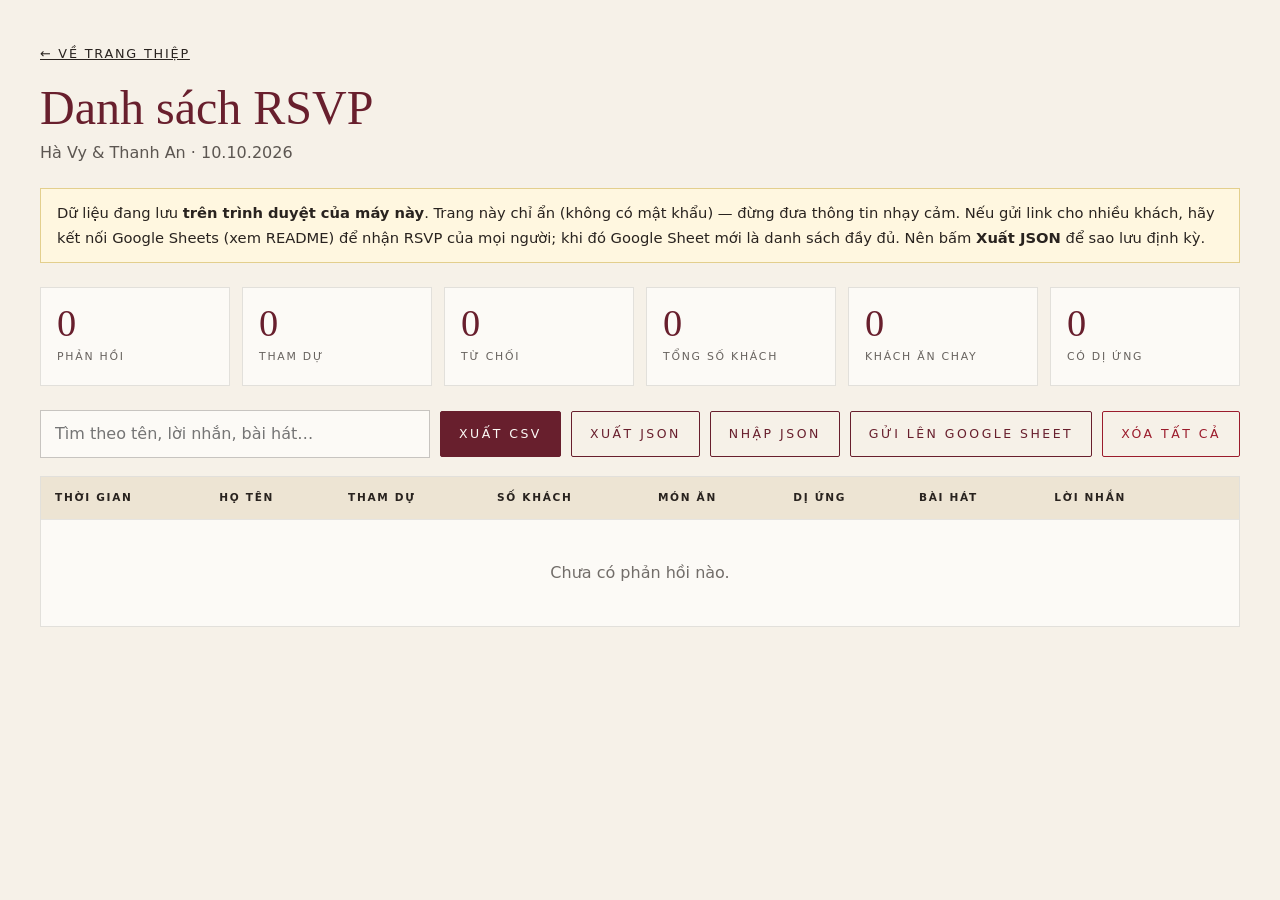
<file: admin.html>
<!DOCTYPE html>
<html lang="vi">
<head>
  <meta charset="utf-8">
  <meta name="viewport" content="width=device-width, initial-scale=1">
  <meta name="robots" content="noindex, nofollow">
  <title>RSVP — Quản lý | Hà Vy &amp; Thanh An</title>
  <link rel="stylesheet" href="css/style.css">
  <style>
    body{background:var(--ivory)}
    .adm{width:min(1200px,100% - 32px);margin:0 auto;padding:40px 0 80px}
    .adm h1{font-size:clamp(2rem,5vw,3rem);color:var(--burg)}
    .adm .sub{opacity:.75;margin-top:6px}
    .warn{background:#fff7e0;border:1px solid #e3cf8d;padding:12px 16px;margin:22px 0;font-size:.92rem}
    .stats{display:grid;grid-template-columns:repeat(auto-fit,minmax(150px,1fr));gap:12px;margin:24px 0}
    .stat{background:var(--soft);border:1px solid rgba(41,35,31,.12);padding:16px}
    .stat b{display:block;font-family:var(--serif);font-size:2.4rem;font-weight:500;color:var(--burg);line-height:1}
    .stat span{font-size:.68rem;letter-spacing:.16em;text-transform:uppercase;opacity:.7}
    .bar{display:flex;flex-wrap:wrap;gap:10px;align-items:center;margin:18px 0}
    .bar input[type=search]{flex:1 1 220px;min-height:46px;padding:10px 14px;border:1px solid rgba(41,35,31,.25);background:var(--soft);font:inherit;font-size:16px}
    .bar .btn{flex-direction:row;min-height:46px;padding:10px 18px}
    .btn--danger{background:transparent;color:#9b1c2c;border-color:#9b1c2c}
    .btn--danger:hover{background:#9b1c2c;color:#fff;border-color:#9b1c2c}
    .tw{overflow-x:auto;background:var(--soft);border:1px solid rgba(41,35,31,.12)}
    table{border-collapse:collapse;width:100%;min-width:860px;font-size:.92rem}
    th,td{text-align:left;padding:12px 14px;border-bottom:1px solid rgba(41,35,31,.1);vertical-align:top}
    th{font-size:.66rem;letter-spacing:.16em;text-transform:uppercase;background:var(--cream);position:sticky;top:0}
    td.msg{max-width:280px;white-space:pre-wrap;word-break:break-word}
    .yes{color:var(--olive);font-weight:600}.no{color:#9b1c2c;font-weight:600}
    .empty{padding:40px;text-align:center;opacity:.65}
    .x{background:none;border:0;color:#9b1c2c;cursor:pointer;font-size:1.2rem;min-width:44px;min-height:44px}
    .home{display:inline-block;margin-bottom:18px;font-size:.8rem;letter-spacing:.14em;text-transform:uppercase}
  </style>
</head>
<body>
<div class="adm">
  <a class="home" href="index.html">← Về trang thiệp</a>
  <h1>Danh sách RSVP</h1>
  <p class="sub">Hà Vy &amp; Thanh An · 10.10.2026</p>

  <div class="warn">
    Dữ liệu đang lưu <b>trên trình duyệt của máy này</b>. Trang này chỉ ẩn (không có mật khẩu) — đừng đưa thông tin nhạy cảm.
    Nếu gửi link cho nhiều khách, hãy kết nối Google Sheets (xem README) để nhận RSVP của mọi người; khi đó Google Sheet mới là danh sách đầy đủ. Nên bấm <b>Xuất JSON</b> để sao lưu định kỳ.
  </div>

  <div class="stats" id="stats"></div>

  <div class="bar">
    <input type="search" id="q" placeholder="Tìm theo tên, lời nhắn, bài hát…" aria-label="Tìm kiếm">
    <button class="btn" id="csv">Xuất CSV</button>
    <button class="btn btn--ghost" id="json">Xuất JSON</button>
    <button class="btn btn--ghost" id="importBtn">Nhập JSON</button>
    <button class="btn btn--ghost" id="sync" hidden>Gửi lên Google Sheet</button>
    <input type="file" id="file" accept="application/json,.json" hidden>
    <button class="btn btn--danger" id="clear">Xóa tất cả</button>
  </div>

  <div class="tw"><table>
    <thead><tr><th>Thời gian</th><th>Họ tên</th><th>Tham dự</th><th>Số khách</th><th>Món ăn</th><th>Dị ứng</th><th>Bài hát</th><th>Lời nhắn</th><th></th></tr></thead>
    <tbody id="rows"></tbody>
  </table><p class="empty" id="empty" hidden>Chưa có phản hồi nào.</p></div>
</div>
<div class="toast" id="toast" role="status" aria-live="polite"></div>

<script src="js/data.js"></script>
<script src="js/store.js"></script>
<script src="js/admin.js"></script>
</body>
</html>
</file>
<file: css/style.css>
:root{
  --ivory:#F6F1E8; --cream:#EDE4D3; --soft:#FCFAF6;
  --burg:#681F2D; --wine:#893748; --olive:#68704A; --blush:#D5AAA4; --gold:#C5A571; --esp:#29231F;
  --serif:"Cormorant Garamond","Cormorant",Georgia,"Times New Roman",serif;
  --sans:"Inter",system-ui,-apple-system,"Segoe UI",Roboto,sans-serif;
  --nav:64px; --r:2px;
}
*,*::before,*::after{box-sizing:border-box}
html{scroll-behavior:smooth;scroll-padding-top:var(--nav);-webkit-text-size-adjust:100%}
body{margin:0;background:var(--ivory);color:var(--esp);font-family:var(--sans);font-size:16px;line-height:1.65;-webkit-font-smoothing:antialiased}
img{display:block;max-width:100%;height:auto}
a{color:inherit}
button{font:inherit;color:inherit}
h1,h2,h3{font-family:var(--serif);font-weight:500;margin:0;line-height:1.08}
p{margin:0}
ol,ul{list-style:none;margin:0;padding:0}
:focus-visible{outline:2px solid var(--gold);outline-offset:3px}
.skip{position:absolute;left:-999px;top:8px;background:var(--esp);color:#fff;padding:8px 14px;z-index:200}
.skip:focus{left:8px}

/* ---------- shared ---------- */
.wrap{width:min(1120px,100% - 40px);margin-inline:auto}
.wrap--narrow{width:min(680px,100% - 40px)}
.center{text-align:center}
.sec{padding:clamp(72px,11vw,140px) 0}
.sec--tight{padding:clamp(48px,7vw,88px) 0}
.sec--ivory{background:var(--ivory)}
.sec--cream{background:var(--cream)}
.sec--soft{background:var(--soft)}
.sec--olive{background:var(--olive);color:var(--soft)}
.sec--burgundy{background:var(--burg);color:var(--soft)}
.sec--espresso{background:var(--esp);color:var(--soft)}
.sec[hidden]{display:none}

.eyebrow{font-size:.74rem;font-weight:500;letter-spacing:.26em;text-transform:uppercase;color:var(--wine)}
.eyebrow--olive{color:var(--olive)}
.eyebrow--gold,.sec--olive .eyebrow,.sec--burgundy .eyebrow,.sec--espresso .eyebrow{color:var(--gold)}
.sec--olive .eyebrow{color:#EADFC4}
.vi{font-family:var(--serif);font-style:italic;font-size:1.15rem;opacity:.8;margin-top:2px}
.title{font-size:clamp(2rem,5.2vw,3.6rem);margin-top:18px;letter-spacing:.005em}
.title em,h1 em,.closing h2 em{font-style:italic;color:var(--wine);font-weight:400}
.sec--burgundy .title em,.sec--espresso .title em{color:var(--gold)}
.title--center{text-align:center}
.lead{font-family:var(--serif);font-size:1.6rem;margin-top:26px;color:var(--burg)}
.lead--light{color:var(--blush)}
.body{margin-top:14px;max-width:46ch;opacity:.88}
.center .body{margin-inline:auto}

.btn{display:inline-flex;flex-direction:column;align-items:center;justify-content:center;min-height:48px;padding:12px 30px;border:1px solid var(--burg);background:var(--burg);color:var(--soft);text-decoration:none;font-size:.78rem;font-weight:500;letter-spacing:.2em;text-transform:uppercase;cursor:pointer;border-radius:var(--r);transition:background .25s,color .25s,transform .25s,border-color .25s;line-height:1.3}
.btn:hover{background:var(--wine);border-color:var(--wine);transform:translateY(-1px)}
.btn__vi{font-family:var(--serif);font-style:italic;font-size:.9rem;letter-spacing:.02em;text-transform:none;opacity:.85;font-weight:400}
.btn--ghost{background:transparent;color:var(--burg)}
.btn--ghost:hover{background:var(--burg);color:var(--soft);border-color:var(--burg)}
.btn--gold{background:var(--gold);border-color:var(--gold);color:var(--esp)}
.btn--gold:hover{background:#d4b784;border-color:#d4b784}
.btn--sm{min-height:40px;padding:8px 20px;font-size:.7rem}
.btn--block{width:100%;margin-top:10px}

.frame img,.tl__img img{width:100%;object-fit:cover}
.frame{margin:0}

/* ---------- reveal ---------- */
.js .reveal{opacity:0;transform:translateY(26px);transition:opacity .9s ease var(--d,0s),transform .9s ease var(--d,0s)}
.js .reveal.in{opacity:1;transform:none}

/* ---------- nav ---------- */
.nav{position:sticky;top:0;z-index:100;height:var(--nav);display:flex;align-items:center;justify-content:space-between;padding:0 clamp(20px,4vw,48px);background:rgba(246,241,232,.94);backdrop-filter:blur(10px);-webkit-backdrop-filter:blur(10px);border-bottom:1px solid rgba(41,35,31,.08)}
.nav__brand{font-family:var(--serif);font-size:1.7rem;text-decoration:none;color:var(--burg);letter-spacing:.04em}
.nav__brand span{font-style:italic;color:var(--gold);padding:0 .08em}
.nav__links{display:flex;align-items:center;gap:clamp(18px,3vw,38px)}
.nav__links a:not(.btn){text-decoration:none;font-size:.74rem;letter-spacing:.2em;text-transform:uppercase;font-weight:500;position:relative;padding:6px 0}
.nav__links a:not(.btn)::after{content:"";position:absolute;left:0;bottom:0;width:100%;height:1px;background:var(--burg);transform:scaleX(0);transform-origin:left;transition:transform .3s}
.nav__links a:not(.btn):hover::after{transform:scaleX(1)}
.nav__toggle{display:none;width:48px;height:48px;border:0;background:none;cursor:pointer;position:relative}
.nav__toggle i{position:absolute;left:12px;right:12px;height:1.5px;background:var(--esp);transition:transform .3s,top .3s}
.nav__toggle i:first-child{top:19px}
.nav__toggle i:last-child{top:28px}
.nav__toggle[aria-expanded="true"] i:first-child{top:23px;transform:rotate(45deg)}
.nav__toggle[aria-expanded="true"] i:last-child{top:23px;transform:rotate(-45deg)}

/* ---------- hero ---------- */
.hero{position:relative;min-height:calc(100svh - var(--nav));min-height:calc(100vh - var(--nav));display:grid;align-items:center;overflow:hidden;background:var(--ivory)}
@supports (height:100svh){.hero{min-height:calc(100svh - var(--nav))}}
.hero__img{position:absolute;inset:0}
.hero__img img{width:100%;height:100%;object-fit:cover;object-position:22% center;animation:slow 18s ease-out both}
@keyframes slow{from{transform:scale(1.06)}to{transform:scale(1)}}
.hero__img::after{content:"";position:absolute;inset:0;background:linear-gradient(90deg,rgba(246,241,232,0) 38%,rgba(246,241,232,.9) 72%,rgba(246,241,232,.97) 100%)}
.hero__text{position:relative;margin-left:auto;width:min(46%,560px);margin-right:clamp(24px,6vw,96px);text-align:center;padding:48px 0}
.hero h1{font-size:clamp(2.6rem,4.7vw,4.6rem);margin:22px 0 14px;color:var(--burg);font-weight:500;text-wrap:balance}
.hero__date{font-family:var(--serif);font-size:clamp(1.6rem,2.6vw,2.2rem);letter-spacing:.32em;color:var(--esp)}
.hero__cta{display:flex;gap:14px;justify-content:center;margin-top:38px;flex-wrap:wrap}

/* ---------- invited ---------- */
.split{display:grid;grid-template-columns:1.1fr .9fr;gap:clamp(32px,6vw,96px);align-items:center}
.split--invite .title{font-size:clamp(1.9rem,4vw,3rem)}
.frame img{aspect-ratio:4/5;box-shadow:0 30px 60px -30px rgba(41,35,31,.45)}

.bigdate{font-family:var(--serif);font-size:clamp(2.6rem,8vw,5.4rem);letter-spacing:.08em;color:var(--burg);margin:22px 0 30px;line-height:1}
.bigdate i{font-style:normal;color:var(--gold);padding:0 .12em}
.bigdate--sm{font-size:clamp(1.6rem,4vw,2.4rem);color:var(--soft);margin:12px 0 22px}
.countdown{display:grid;grid-template-columns:repeat(4,minmax(0,1fr));gap:clamp(8px,2vw,22px);max-width:560px;margin:0 auto 36px}
.countdown div{border:1px solid rgba(104,31,45,.25);padding:18px 4px 14px;background:var(--soft)}
.countdown b{display:block;font-family:var(--serif);font-weight:500;font-size:clamp(1.9rem,5vw,3rem);color:var(--burg);line-height:1;font-variant-numeric:tabular-nums}
.countdown span{display:block;margin-top:8px;font-size:.62rem;letter-spacing:.22em;text-transform:uppercase;opacity:.7}
.cal{position:relative;display:inline-block}
.cal__menu{position:absolute;left:50%;top:calc(100% + 8px);transform:translateX(-50%);min-width:240px;background:var(--soft);border:1px solid rgba(41,35,31,.15);box-shadow:0 20px 40px -20px rgba(41,35,31,.4);z-index:5;display:flex;flex-direction:column}
.cal__menu[hidden]{display:none}
.cal__menu button,.cal__menu a{padding:14px 18px;background:none;border:0;text-align:left;font-size:.9rem;text-decoration:none;cursor:pointer;min-height:48px}
.cal__menu button:hover,.cal__menu a:hover{background:var(--cream)}

/* ---------- story ---------- */
.story{max-width:620px;margin:36px auto 0;text-align:center;font-size:1.06rem}
.story p+p{margin-top:16px}
.story__lead{font-family:var(--serif);font-size:clamp(1.7rem,3.4vw,2.4rem);line-height:1.2;color:var(--olive);margin-bottom:22px}
.timeline{margin-top:clamp(48px,8vw,96px);position:relative}
.timeline::before{content:"";position:absolute;left:50%;top:0;bottom:0;width:1px;background:linear-gradient(var(--olive),var(--olive)) center/1px 100% no-repeat;opacity:.35}
.tl{display:grid;grid-template-columns:1fr 1fr;gap:clamp(24px,6vw,96px);align-items:center;margin-bottom:clamp(40px,6vw,80px);position:relative}
.tl::after{content:"";position:absolute;left:50%;top:50%;width:11px;height:11px;margin:-5px 0 0 -5px;border-radius:50%;background:var(--olive);box-shadow:0 0 0 6px var(--cream)}
.tl__img{margin:0;justify-self:end;width:min(100%,340px)}
.tl__img img{aspect-ratio:4/5;box-shadow:0 24px 50px -28px rgba(41,35,31,.5)}
.tl__txt{justify-self:start}
.tl:nth-child(even) .tl__img{order:2;justify-self:start}
.tl:nth-child(even) .tl__txt{order:1;justify-self:end;text-align:right}
.tl__year{display:block;font-family:var(--serif);font-size:clamp(3.2rem,8vw,6rem);line-height:1;color:var(--olive);opacity:.9}
.tl h3{font-size:clamp(1.3rem,2.4vw,1.8rem);letter-spacing:.14em;text-transform:uppercase;font-weight:500;margin-top:8px}

/* ---------- gallery ---------- */
.tabs{display:flex;gap:6px;justify-content:center;flex-wrap:wrap;margin:30px 0 40px}
.tab{background:none;border:1px solid rgba(252,250,246,.35);padding:10px 20px;min-height:44px;font-size:.72rem;letter-spacing:.18em;text-transform:uppercase;cursor:pointer;color:var(--soft);transition:background .25s,color .25s}
.tab:hover{background:rgba(252,250,246,.12)}
.tab.is-on{background:var(--soft);color:var(--olive);border-color:var(--soft)}
.gallery{columns:3;column-gap:14px}
.g{display:block;width:100%;padding:0;border:0;background:#0001;margin:0 0 14px;cursor:zoom-in;overflow:hidden;break-inside:avoid;position:relative}
.g img{width:100%;height:auto;transition:transform .8s ease}
.g:hover img{transform:scale(1.04)}
.g[hidden]{display:none}

/* ---------- day ---------- */
.keytimes{display:grid;grid-template-columns:repeat(4,1fr);gap:clamp(8px,2vw,24px);margin:44px 0 36px}
.keytimes div{border-top:1px solid var(--gold);padding-top:18px;text-align:center}
.keytimes b{display:block;font-family:var(--serif);font-weight:500;font-size:clamp(1.8rem,4.6vw,3.2rem);line-height:1;color:var(--gold)}
.keytimes span{display:block;margin-top:10px;font-size:.7rem;letter-spacing:.2em;text-transform:uppercase}
.place{font-family:var(--serif);font-size:1.5rem;margin-bottom:26px}
.dayhead{margin-top:clamp(64px,9vw,120px)}
.schedule{max-width:720px;margin:44px auto 0;position:relative}
.schedule::before{content:"";position:absolute;left:92px;top:8px;bottom:8px;width:1px;background:rgba(197,165,113,.4);transform-origin:top;transform:scaleY(var(--p,0))}
.sc{display:grid;grid-template-columns:92px 1fr;gap:0;padding:18px 0;position:relative;align-items:baseline}
.sc::before{content:"";position:absolute;left:88px;top:30px;width:9px;height:9px;border-radius:50%;background:var(--burg);border:1px solid var(--gold)}
.sc time{font-family:var(--serif);font-size:1.7rem;color:var(--gold);padding-right:22px;text-align:right}
.sc div{padding-left:30px}
.sc h3{font-family:var(--sans);font-size:.86rem;letter-spacing:.2em;text-transform:uppercase;font-weight:500}
.sc p{font-family:var(--serif);font-style:italic;font-size:1.15rem;opacity:.8}

/* ---------- highlights ---------- */
.hl-grid{display:grid;grid-template-columns:repeat(6,1fr);gap:16px;margin-top:48px}
.hl{grid-column:span 2;position:relative;overflow:hidden;background:#000;min-height:380px;display:flex;align-items:flex-end}
.hl:nth-child(4){grid-column:span 3}
.hl:nth-child(5){grid-column:span 3}
.hl img{position:absolute;inset:0;width:100%;height:100%;object-fit:cover;transition:transform 1s ease}
.hl:hover img{transform:scale(1.05)}
.hl::after{content:"";position:absolute;inset:0;background:linear-gradient(to top,rgba(20,14,12,.82),rgba(20,14,12,0) 62%)}
.hl>div{position:relative;z-index:1;padding:24px}
.hl h3{font-size:1.7rem}
.hl p{font-size:.92rem;opacity:.9;margin-top:6px}
.hl--text{background:var(--burg);border:1px solid rgba(197,165,113,.5)}
.hl--text::after{display:none}
.hl--text h3{color:var(--gold)}

.dress{margin-top:clamp(72px,10vw,130px);padding-top:clamp(48px,7vw,80px);border-top:1px solid rgba(197,165,113,.3)}
.swatches{display:flex;flex-wrap:wrap;gap:22px 28px;justify-content:center;margin-top:44px}
.swatches li{display:flex;flex-direction:column;align-items:center;gap:12px;font-size:.7rem;letter-spacing:.14em;text-transform:uppercase;max-width:92px;text-align:center;line-height:1.35}
.swatches i{width:64px;height:64px;border-radius:50%;display:block}

/* ---------- venue ---------- */
.sec--venue{background:var(--burg);color:var(--soft);padding:0}
.venue{display:grid;grid-template-columns:1.15fr 1fr;min-height:560px}
.venue__img{margin:0;position:relative}
.venue__img img{position:absolute;inset:0;width:100%;height:100%;object-fit:cover}
.venue__txt{padding:clamp(44px,7vw,100px) clamp(24px,6vw,88px);display:flex;flex-direction:column;justify-content:center;align-items:flex-start}
.venue__addr{margin-top:10px;opacity:.85}
.venue__facts{margin:30px 0 34px;display:grid;gap:16px}
.venue__facts dt{font-size:.68rem;letter-spacing:.22em;text-transform:uppercase;color:var(--gold)}
.venue__facts dd{margin:2px 0 0;font-family:var(--serif);font-size:1.35rem}

/* ---------- RSVP ---------- */
#rsvp .title{margin-top:12px}
.card{background:var(--soft);border:1px solid rgba(41,35,31,.1);padding:clamp(24px,5vw,48px);margin-top:36px;box-shadow:0 30px 60px -40px rgba(41,35,31,.4)}
.field{margin:0 0 22px;padding:0;border:0;min-width:0}
.field label,.field legend{display:block;padding:0;font-size:.74rem;font-weight:500;letter-spacing:.14em;text-transform:uppercase;margin-bottom:8px}
.field small{display:block;font-family:var(--serif);font-style:italic;font-size:1rem;letter-spacing:0;text-transform:none;font-weight:400;opacity:.75;margin-top:1px}
input[type=text],select,textarea{width:100%;min-height:50px;padding:12px 14px;background:var(--ivory);border:1px solid rgba(41,35,31,.25);border-radius:var(--r);font:inherit;font-size:16px;color:var(--esp);transition:border-color .2s,box-shadow .2s}
textarea{resize:vertical;min-height:110px}
input:focus,select:focus,textarea:focus{outline:none;border-color:var(--burg);box-shadow:0 0 0 3px rgba(104,31,45,.15)}
#mealOther{margin-top:10px}
#mealOther[hidden],#yesOnly[hidden]{display:none}
.choices{display:grid;gap:10px}
.choice{display:block;cursor:pointer;margin:0!important}
.choice input{position:absolute;opacity:0;pointer-events:none}
.choice span{display:flex;align-items:center;min-height:52px;padding:12px 16px 12px 48px;border:1px solid rgba(41,35,31,.25);background:var(--ivory);position:relative;font-size:1rem;letter-spacing:0;text-transform:none;font-weight:400;transition:border-color .2s,background .2s}
.choice span::before{content:"";position:absolute;left:16px;top:50%;width:18px;height:18px;margin-top:-9px;border-radius:50%;border:1px solid var(--burg)}
.choice input:checked+span{border-color:var(--burg);background:#fff}
.choice input:checked+span::before{background:radial-gradient(var(--burg) 0 45%,transparent 50%)}
.choice input:focus-visible+span{outline:2px solid var(--gold);outline-offset:2px}
.err{color:#9b1c2c;font-size:.85rem;margin-top:6px;min-height:0}
.err:empty{display:none}
.field.bad input[type=text]{border-color:#9b1c2c}
.note{margin-top:14px;font-size:.85rem;color:#9b1c2c;text-align:center}
.thanks{text-align:center;padding:24px 0}
.thanks:focus{outline:none}
.thanks__big{font-family:var(--serif);font-size:clamp(1.9rem,5vw,2.8rem);color:var(--burg);line-height:1.15}
.thanks .btn{margin-top:26px}

.gift{text-align:left}
.gift dl{margin:0;display:grid;gap:14px}
.gift dt{font-size:.7rem;letter-spacing:.2em;text-transform:uppercase;color:var(--wine)}
.gift dd{margin:2px 0 0;font-family:var(--serif);font-size:1.5rem}
.gift img{width:180px;margin:20px 0 0}
.gift .btn{margin-top:20px}

.acc{margin-top:34px;border-top:1px solid rgba(41,35,31,.18)}
.acc details{border-bottom:1px solid rgba(41,35,31,.18)}
.acc summary{list-style:none;cursor:pointer;display:flex;justify-content:space-between;align-items:center;gap:16px;padding:20px 0;min-height:56px;font-family:var(--serif);font-size:1.4rem}
.acc summary::-webkit-details-marker{display:none}
.acc summary::after{content:"+";font-family:var(--sans);font-size:1.4rem;color:var(--wine);transition:transform .3s;flex:none}
.acc details[open] summary::after{transform:rotate(45deg)}
.acc .ans{padding:0 0 22px;max-width:56ch;opacity:.9}
.acc .ans.pending{font-style:italic;opacity:.65}

/* ---------- closing ---------- */
.closing{position:relative;min-height:min(100svh,820px);display:grid;place-items:center;text-align:center;color:var(--soft);overflow:hidden;background:var(--esp)}
.closing>img{position:absolute;inset:0;width:100%;height:100%;object-fit:cover;object-position:center 35%}
.closing::before{content:"";position:absolute;inset:0;background:rgba(41,35,31,.6);z-index:1}
.closing__txt{position:relative;z-index:2;padding:80px 20px}
.closing h2{font-size:clamp(2.8rem,8vw,6rem)}
.closing h2 em{color:var(--gold)}
.closing__line{font-family:var(--serif);font-style:italic;font-size:clamp(1.3rem,3vw,1.9rem);margin-bottom:34px}
.closing__line span{color:var(--gold);padding:0 .3em}
.foot{background:var(--esp);color:rgba(252,250,246,.6);text-align:center;font-size:.72rem;letter-spacing:.22em;text-transform:uppercase;padding:26px 20px;border-top:1px solid rgba(255,255,255,.08)}

/* ---------- lightbox / toast ---------- */
.lb{position:fixed;inset:0;z-index:300;background:rgba(20,16,14,.94);display:flex;align-items:center;justify-content:center;padding:56px 16px}
.lb[hidden]{display:none}
.lb img{max-width:100%;max-height:100%;object-fit:contain}
.lb button{position:absolute;background:none;border:0;color:#fff;cursor:pointer;width:56px;height:56px;font-size:2.4rem;line-height:1}
.lb__close{top:6px;right:6px}
.lb__prev{left:4px;top:50%;margin-top:-28px}
.lb__next{right:4px;top:50%;margin-top:-28px}
.toast{position:fixed;left:50%;bottom:26px;transform:translate(-50%,30px);background:var(--esp);color:#fff;padding:12px 22px;font-size:.9rem;opacity:0;pointer-events:none;transition:.3s;z-index:400}
.toast.on{opacity:1;transform:translate(-50%,0)}

/* ---------- tablet / mobile ---------- */
@media (max-width:1000px){
  .gallery{columns:2}
  .hero__text{width:min(52%,520px)}
}
@media (max-width:820px){
  .nav__toggle{display:block}
  .nav__links{position:absolute;top:var(--nav);left:0;right:0;flex-direction:column;align-items:stretch;gap:0;background:var(--ivory);border-bottom:1px solid rgba(41,35,31,.12);padding:8px 20px 22px;transform:translateY(-8px);opacity:0;pointer-events:none;transition:.25s}
  .nav__links.open{transform:none;opacity:1;pointer-events:auto}
  .nav__links li{border-bottom:1px solid rgba(41,35,31,.08)}
  .nav__links li:last-child{border:0;padding-top:16px}
  .nav__links a:not(.btn){display:block;padding:16px 0}
  .nav__links .btn{width:100%}

  .hero{display:block;min-height:0}
  .hero__img{position:relative;height:62svh;min-height:380px;max-height:560px}
  .hero__img::after{background:linear-gradient(to bottom,rgba(246,241,232,0) 70%,var(--ivory))}
  .hero__img img{object-position:26% center}
  .hero__text{width:auto;margin:0;padding:22px 20px 56px}
  .hero h1{font-size:clamp(2.3rem,10.5vw,3.4rem);margin:16px 0 10px;text-wrap:balance}
  .hero__cta .btn{width:100%}

  .split{grid-template-columns:1fr}
  .frame{max-width:420px;margin-inline:auto}

  .timeline::before{left:10px}
  .tl,.tl:nth-child(even){grid-template-columns:1fr;padding-left:36px;gap:18px}
  .tl::after{left:10px;top:24px;margin:-5px 0 0 -5px}
  .tl__img,.tl:nth-child(even) .tl__img{order:2;justify-self:start;width:min(100%,360px)}
  .tl__txt,.tl:nth-child(even) .tl__txt{order:1;justify-self:start;text-align:left}

  .keytimes{grid-template-columns:repeat(2,1fr);gap:26px 14px}
  .schedule::before{left:68px}
  .sc{grid-template-columns:68px 1fr}
  .sc::before{left:64px}
  .sc time{font-size:1.4rem;padding-right:16px}
  .sc div{padding-left:22px}

  .hl-grid{grid-template-columns:1fr}
  .hl,.hl:nth-child(4),.hl:nth-child(5){grid-column:auto;min-height:320px}
  .hl--text{min-height:160px}

  .venue{grid-template-columns:1fr}
  .venue__img{height:300px}
  .venue__img img{position:static;height:100%}
}
@media (max-width:480px){
  .gallery{column-gap:10px}
  .g{margin-bottom:10px}
  .countdown div{padding:14px 2px 10px}
  .swatches i{width:54px;height:54px}
}
@media (prefers-reduced-motion:reduce){
  html{scroll-behavior:auto}
  *,*::before,*::after{animation:none!important;transition:none!important}
  .js .reveal{opacity:1;transform:none}
}
@media (max-width:560px){
  .place span{display:block}
  .place .sep{display:none}
  .place #placeArea{font-size:1.15rem;opacity:.8;font-style:italic}
}
[hidden]{display:none!important}
</file>
